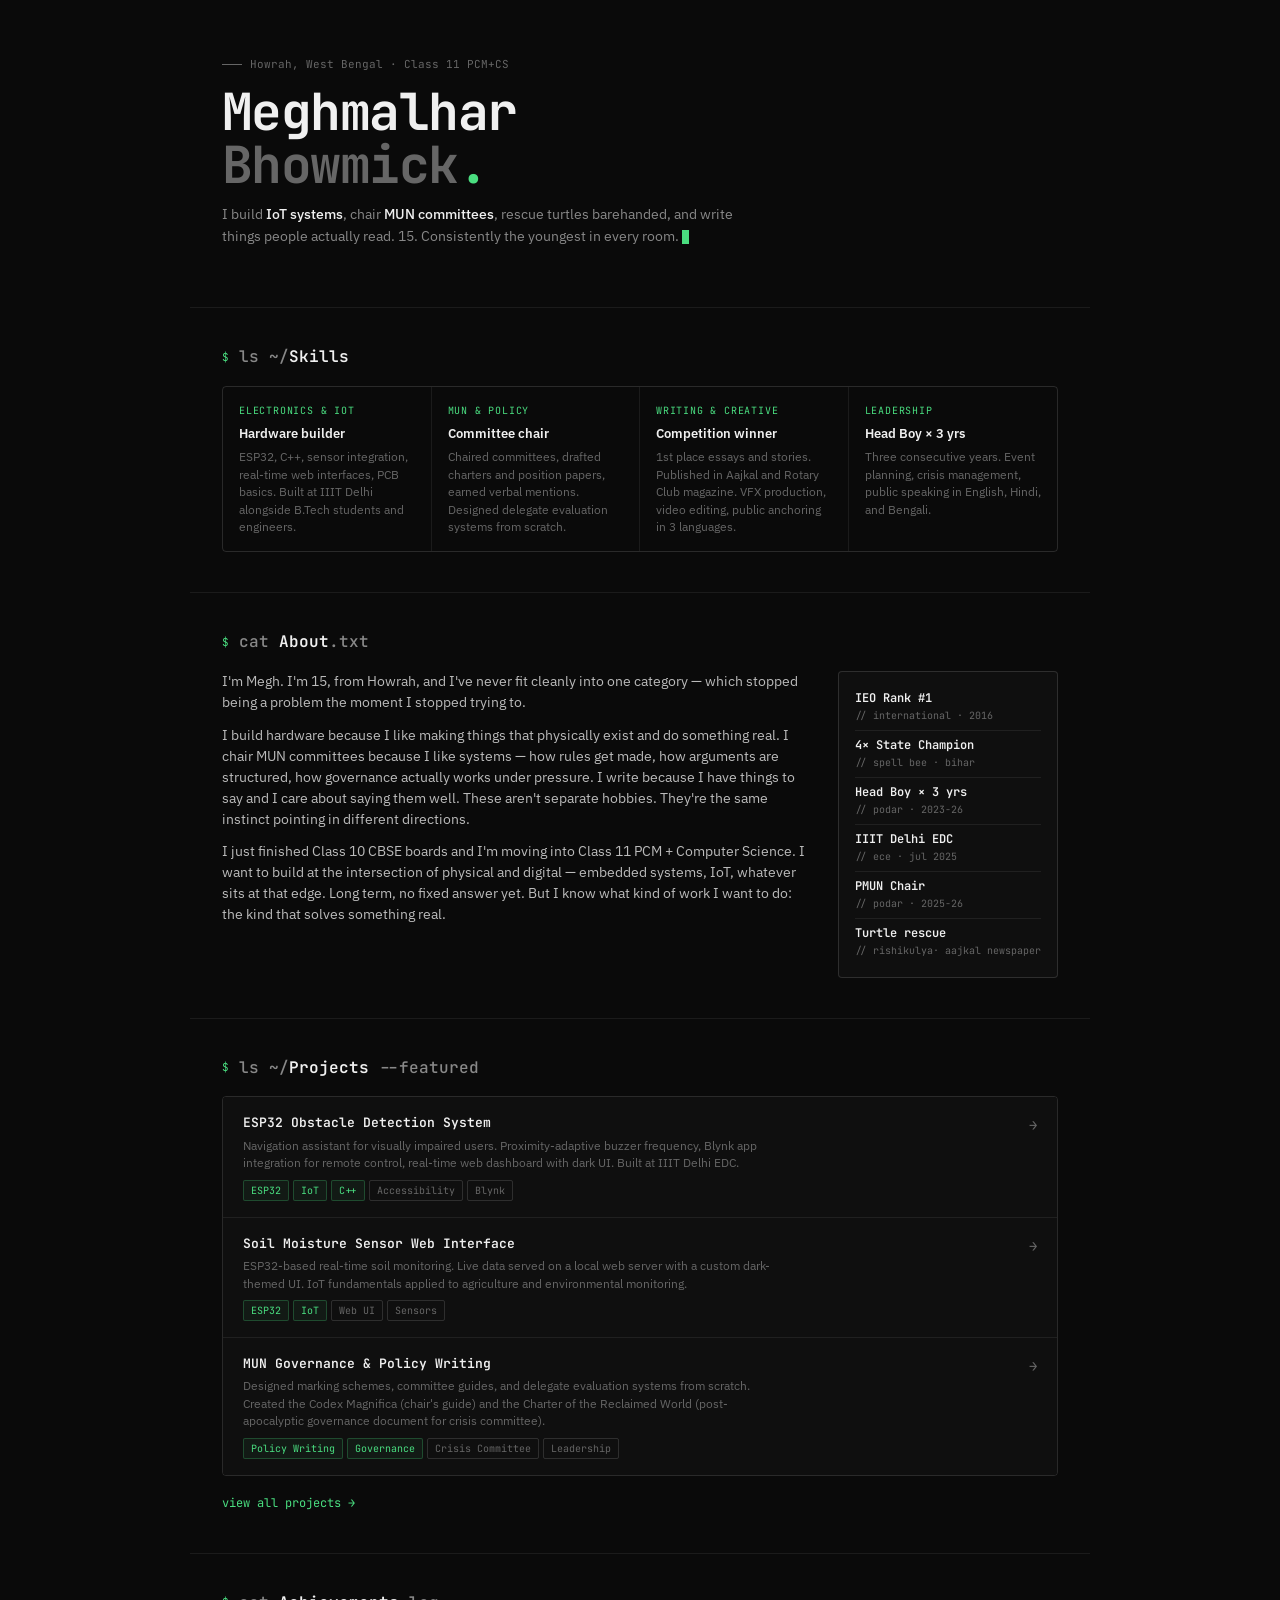
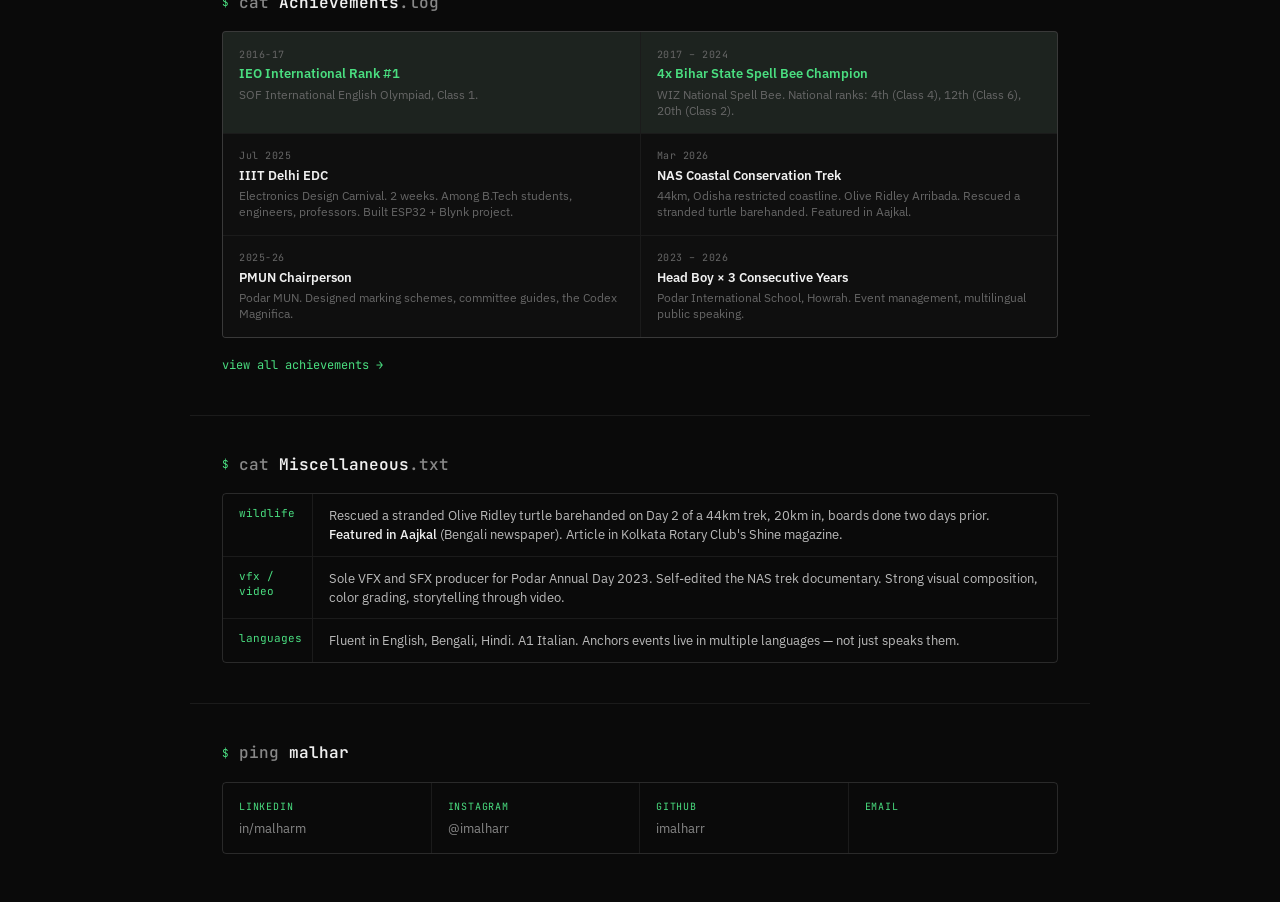
<file: index.html>
<!DOCTYPE html>
<html lang="en">
<head>
  <meta charset="UTF-8">
  <meta name="viewport" content="width=device-width, initial-scale=1.0">
  <title>Meghmalhar Bhowmick</title>
  <meta name="description" content="Meghmalhar Bhowmick — IoT developer, MUN chair, 4x spell bee state champion, wildlife advocate. Class 11 PCM+CS. Howrah, West Bengal.">
  <link rel="stylesheet" href="css/style.css">
</head>
<body>

<!-- HERO -->
<section id="hero">
  <div class="hero-eyebrow">Howrah, West Bengal · Class 11 PCM+CS</div>
  <h1>Meghmalhar<br><span class="dim">Bhowmick</span><span class="acc">.</span></h1>
  <p class="hero-desc">
    I build <strong>IoT systems</strong>, chair <strong>MUN committees</strong>, rescue turtles barehanded, and write things people actually read. 15. Consistently the youngest in every room.
    <span class="cursor"></span>
  </div>
</section>

<hr class="divider">

<!-- WHAT I DO -->
<section id="what-i-do">
  <div class="sec-head">
    <span class="prompt">$</span>
    <h2>ls ~/<span class="kw">Skills</span></h2>
  </div>
  <div class="tiles">
    <div class="tile">
      <div class="tile-label">Electronics & IoT</div>
      <div class="tile-title">Hardware builder</div>
      <div class="tile-desc">ESP32, C++, sensor integration, real-time web interfaces, PCB basics. Built at IIIT Delhi alongside B.Tech students and engineers.</div>
    </div>
    <div class="tile">
      <div class="tile-label">MUN & Policy</div>
      <div class="tile-title">Committee chair</div>
      <div class="tile-desc">Chaired committees, drafted charters and position papers, earned verbal mentions. Designed delegate evaluation systems from scratch.</div>
    </div>
    <div class="tile">
      <div class="tile-label">Writing & Creative</div>
      <div class="tile-title">Competition winner</div>
      <div class="tile-desc">1st place essays and stories. Published in Aajkal and Rotary Club magazine. VFX production, video editing, public anchoring in 3 languages.</div>
    </div>
    <div class="tile">
      <div class="tile-label">Leadership</div>
      <div class="tile-title">Head Boy × 3 yrs</div>
      <div class="tile-desc">Three consecutive years. Event planning, crisis management, public speaking in English, Hindi, and Bengali.</div>
    </div>
  </div>
</section>

<hr class="divider">

<!-- ABOUT -->
<section id="about">
  <div class="sec-head">
    <span class="prompt">$</span>
    <h2>cat <span class="kw">About</span>.txt</h2>
  </div>
  <div class="about-grid">
    <div class="about-text">
      <p>I'm Megh. I'm 15, from Howrah, and I've never fit cleanly into one category — which stopped being a problem the moment I stopped trying to.</p>
      <p>I build hardware because I like making things that physically exist and do something real. I chair MUN committees because I like systems — how rules get made, how arguments are structured, how governance actually works under pressure. I write because I have things to say and I care about saying them well. These aren't separate hobbies. They're the same instinct pointing in different directions.</p>
      <p>I just finished Class 10 CBSE boards and I'm moving into Class 11 PCM + Computer Science. I want to build at the intersection of physical and digital — embedded systems, IoT, whatever sits at that edge. Long term, no fixed answer yet. But I know what kind of work I want to do: the kind that solves something real.</p>
    </div>
    <div class="about-log">
      <div class="about-log-line">
        <span class="about-log-name">IEO Rank #1</span>
        <span class="about-log-comment">// international · 2016</span>
      </div>
      <div class="about-log-line">
        <span class="about-log-name">4× State Champion</span>
        <span class="about-log-comment">// spell bee · bihar</span>
      </div>
      <div class="about-log-line">
        <span class="about-log-name">Head Boy × 3 yrs</span>
        <span class="about-log-comment">// podar · 2023-26</span>
      </div>
      <div class="about-log-line">
        <span class="about-log-name">IIIT Delhi EDC</span>
        <span class="about-log-comment">// ece · jul 2025</span>
      </div>
      <div class="about-log-line">
        <span class="about-log-name">PMUN Chair</span>
        <span class="about-log-comment">// podar · 2025-26</span>
      </div>
      <div class="about-log-line">
        <span class="about-log-name">Turtle rescue</span>
        <span class="about-log-comment">// rishikulya· aajkal newspaper</span>
      </div>
    </div>
  </div>
</section>

<hr class="divider">

<!-- FEATURED PROJECTS -->
<section id="featured-projects">
  <div class="sec-head">
    <span class="prompt">$</span>
    <h2>ls ~/<span class="kw">Projects</span> --featured</h2>
  </div>
  <div class="projects">
    <div class="project">
      <div>
        <div class="project-name">ESP32 Obstacle Detection System</div>
        <div class="project-desc">Navigation assistant for visually impaired users. Proximity-adaptive buzzer frequency, Blynk app integration for remote control, real-time web dashboard with dark UI. Built at IIIT Delhi EDC.</div>
        <div class="tags">
          <span class="tag green">ESP32</span>
          <span class="tag green">IoT</span>
          <span class="tag green">C++</span>
          <span class="tag">Accessibility</span>
          <span class="tag">Blynk</span>
        </div>
      </div>
      <div class="project-arrow">→</div>
    </div>
    <div class="project">
      <div>
        <div class="project-name">Soil Moisture Sensor Web Interface</div>
        <div class="project-desc">ESP32-based real-time soil monitoring. Live data served on a local web server with a custom dark-themed UI. IoT fundamentals applied to agriculture and environmental monitoring.</div>
        <div class="tags">
          <span class="tag green">ESP32</span>
          <span class="tag green">IoT</span>
          <span class="tag">Web UI</span>
          <span class="tag">Sensors</span>
        </div>
      </div>
      <div class="project-arrow">→</div>
    </div>
    <div class="project">
      <div>
        <div class="project-name">MUN Governance & Policy Writing</div>
        <div class="project-desc">Designed marking schemes, committee guides, and delegate evaluation systems from scratch. Created the Codex Magnifica (chair's guide) and the Charter of the Reclaimed World (post-apocalyptic governance document for crisis committee).</div>
        <div class="tags">
          <span class="tag green">Policy Writing</span>
          <span class="tag green">Governance</span>
          <span class="tag">Crisis Committee</span>
          <span class="tag">Leadership</span>
        </div>
      </div>
      <div class="project-arrow">→</div>
    </div>
  </div>
  <div style="margin-top: 1rem;">
    <a href="projects.html" style="font-family: var(--mono); font-size: 12px; color: var(--accent); text-decoration: none;">view all projects →</a>
  </div>
</section>

<hr class="divider">

<!-- ACHIEVEMENTS -->
<section id="achievements-highlight">
  <div class="sec-head">
    <span class="prompt">$</span>
    <h2>cat <span class="kw">Achievements</span>.log</h2>
  </div>
  <div class="ach-grid">
    <div class="ach featured">
      <div class="ach-year">2016-17</div>
      <div class="ach-title">IEO International Rank #1</div>
      <div class="ach-detail">SOF International English Olympiad, Class 1.</div>
    </div>
    <div class="ach featured">
      <div class="ach-year">2017 – 2024</div>
      <div class="ach-title">4x Bihar State Spell Bee Champion</div>
      <div class="ach-detail">WIZ National Spell Bee. National ranks: 4th (Class 4), 12th (Class 6), 20th (Class 2).</div>
    </div>
    <div class="ach">
      <div class="ach-year">Jul 2025</div>
      <div class="ach-title">IIIT Delhi EDC</div>
      <div class="ach-detail">Electronics Design Carnival. 2 weeks. Among B.Tech students, engineers, professors. Built ESP32 + Blynk project.</div>
    </div>
    <div class="ach">
      <div class="ach-year">Mar 2026</div>
      <div class="ach-title">NAS Coastal Conservation Trek</div>
      <div class="ach-detail">44km, Odisha restricted coastline. Olive Ridley Arribada. Rescued a stranded turtle barehanded. Featured in Aajkal.</div>
    </div>
    <div class="ach">
      <div class="ach-year">2025-26</div>
      <div class="ach-title">PMUN Chairperson</div>
      <div class="ach-detail">Podar MUN. Designed marking schemes, committee guides, the Codex Magnifica.</div>
    </div>
    <div class="ach">
      <div class="ach-year">2023 – 2026</div>
      <div class="ach-title">Head Boy × 3 Consecutive Years</div>
      <div class="ach-detail">Podar International School, Howrah. Event management, multilingual public speaking.</div>
    </div>
  </div>
  <div style="margin-top: 1rem;">
    <a href="achievements.html" style="font-family: var(--mono); font-size: 12px; color: var(--accent); text-decoration: none;">view all achievements →</a>
  </div>
</section>

<hr class="divider">

<!-- BEYOND -->
<section id="beyond">
  <div class="sec-head">
    <span class="prompt">$</span>
    <h2>cat <span class="kw">Miscellaneous</span>.txt</h2>
  </div>
  <div class="beyond">
    <div class="beyond-item">
      <div class="beyond-key">wildlife</div>
      <div class="beyond-val">Rescued a stranded Olive Ridley turtle barehanded on Day 2 of a 44km trek, 20km in, boards done two days prior. <strong>Featured in Aajkal</strong> (Bengali newspaper). Article in Kolkata Rotary Club's Shine magazine.</div>
    </div>
    <div class="beyond-item">
      <div class="beyond-key">vfx / video</div>
      <div class="beyond-val">Sole VFX and SFX producer for Podar Annual Day 2023. Self-edited the NAS trek documentary. Strong visual composition, color grading, storytelling through video.</div>
    </div>
    <div class="beyond-item">
      <div class="beyond-key">languages</div>
      <div class="beyond-val">Fluent in English, Bengali, Hindi. A1 Italian. Anchors events live in multiple languages — not just speaks them.</div>
    </div>
  </div>
</section>

<hr class="divider">

<!-- CONTACT -->
<section id="contact">
  <div class="sec-head">
    <span class="prompt">$</span>
    <h2>ping <span class="kw">malhar</span></h2>
  </div>
  <div class="contact-grid">
    <a href="https://linkedin.com/in/malharm" target="_blank" class="contact-item">
      <div class="contact-platform">LinkedIn</div>
      <div class="contact-handle">in/malharm</div>
    </a>
    <a href="https://instagram.com/imalharr" target="_blank" class="contact-item">
      <div class="contact-platform">Instagram</div>
      <div class="contact-handle">@imalharr</div>
    </a>
    <a href="https://github.com/imalharr" target="_blank" class="contact-item">
      <div class="contact-platform">GitHub</div>
      <div class="contact-handle">imalharr</div>
    </a>
    <a href="/cdn-cgi/l/email-protection#a2cfc7c5cacfc3cecac3d0c0cacdd5cfcbc1c9e2c5cfc3cbce8cc1cdcf" class="contact-item">
      <div class="contact-platform">Email</div>
      <div class="contact-handle"><span class="__cf_email__" data-cfemail="b1dcd4d6d9dcd0ddd9d0c3d
</file>
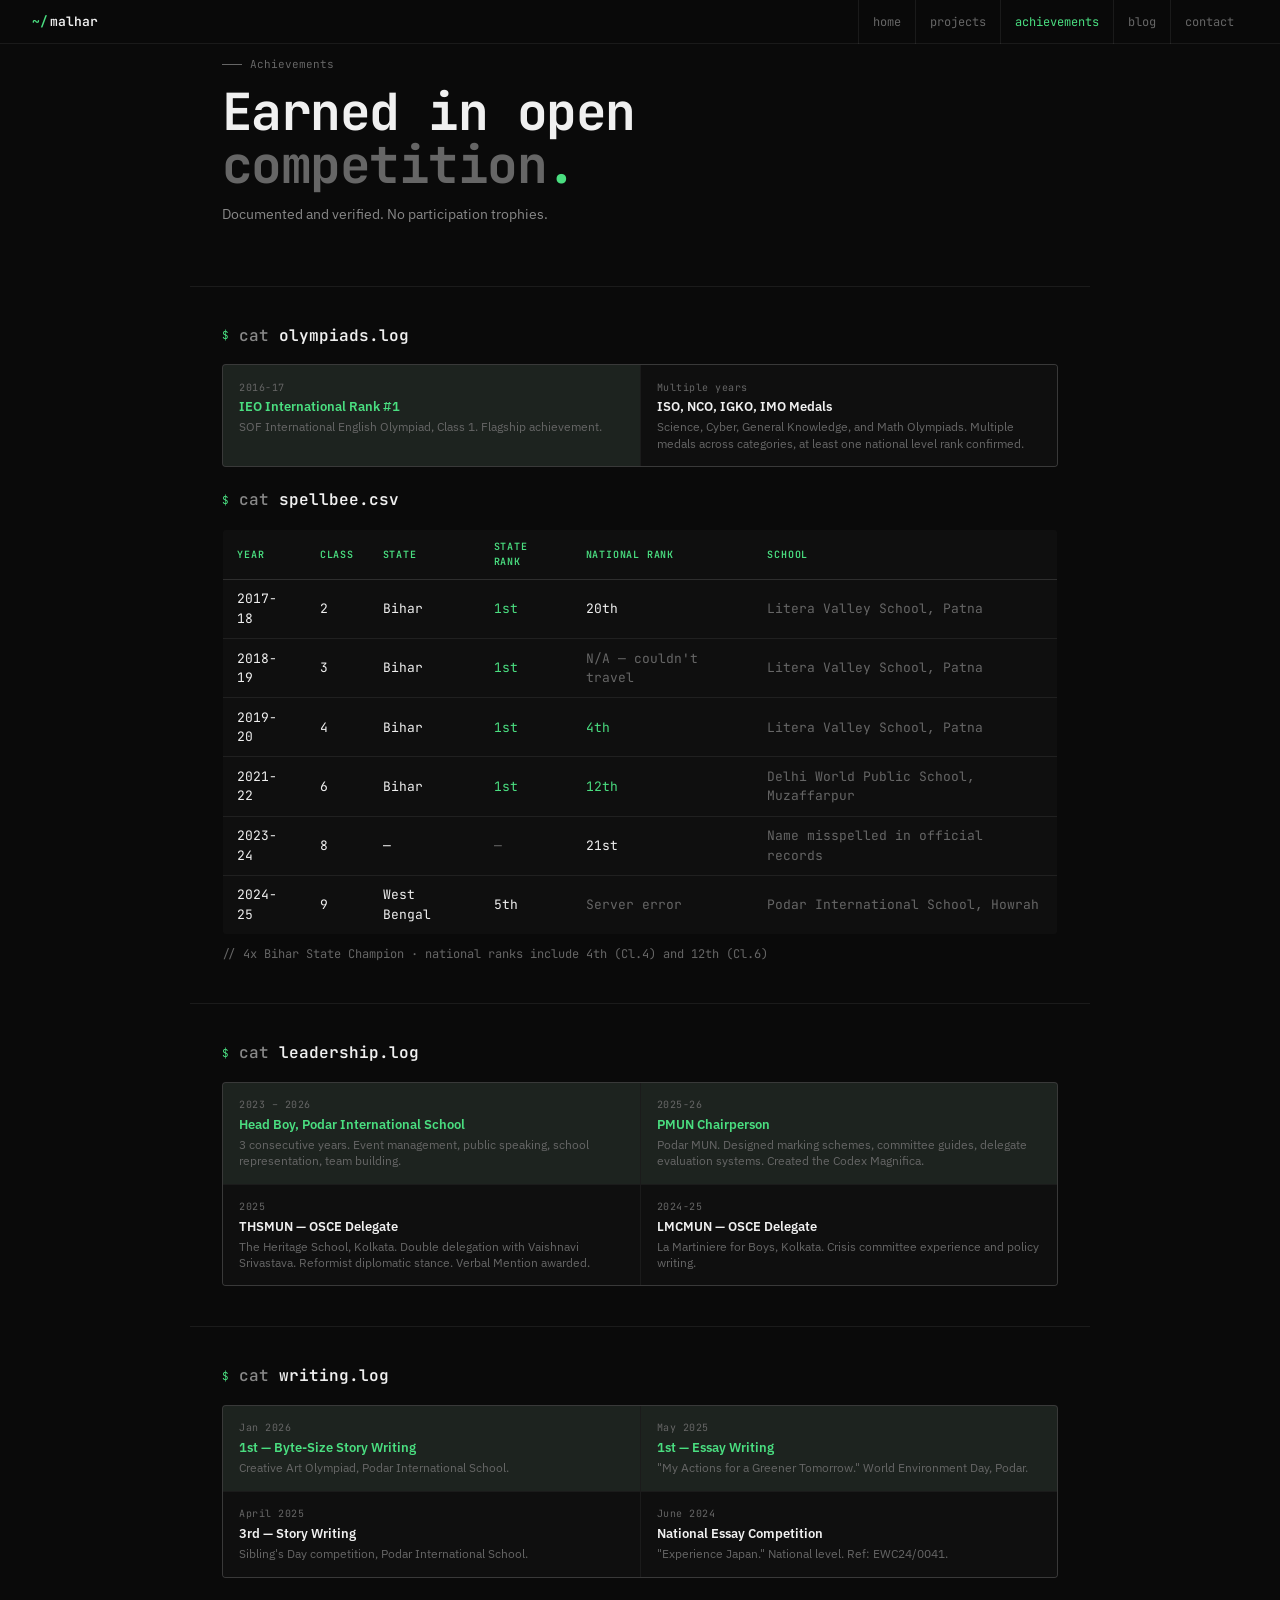
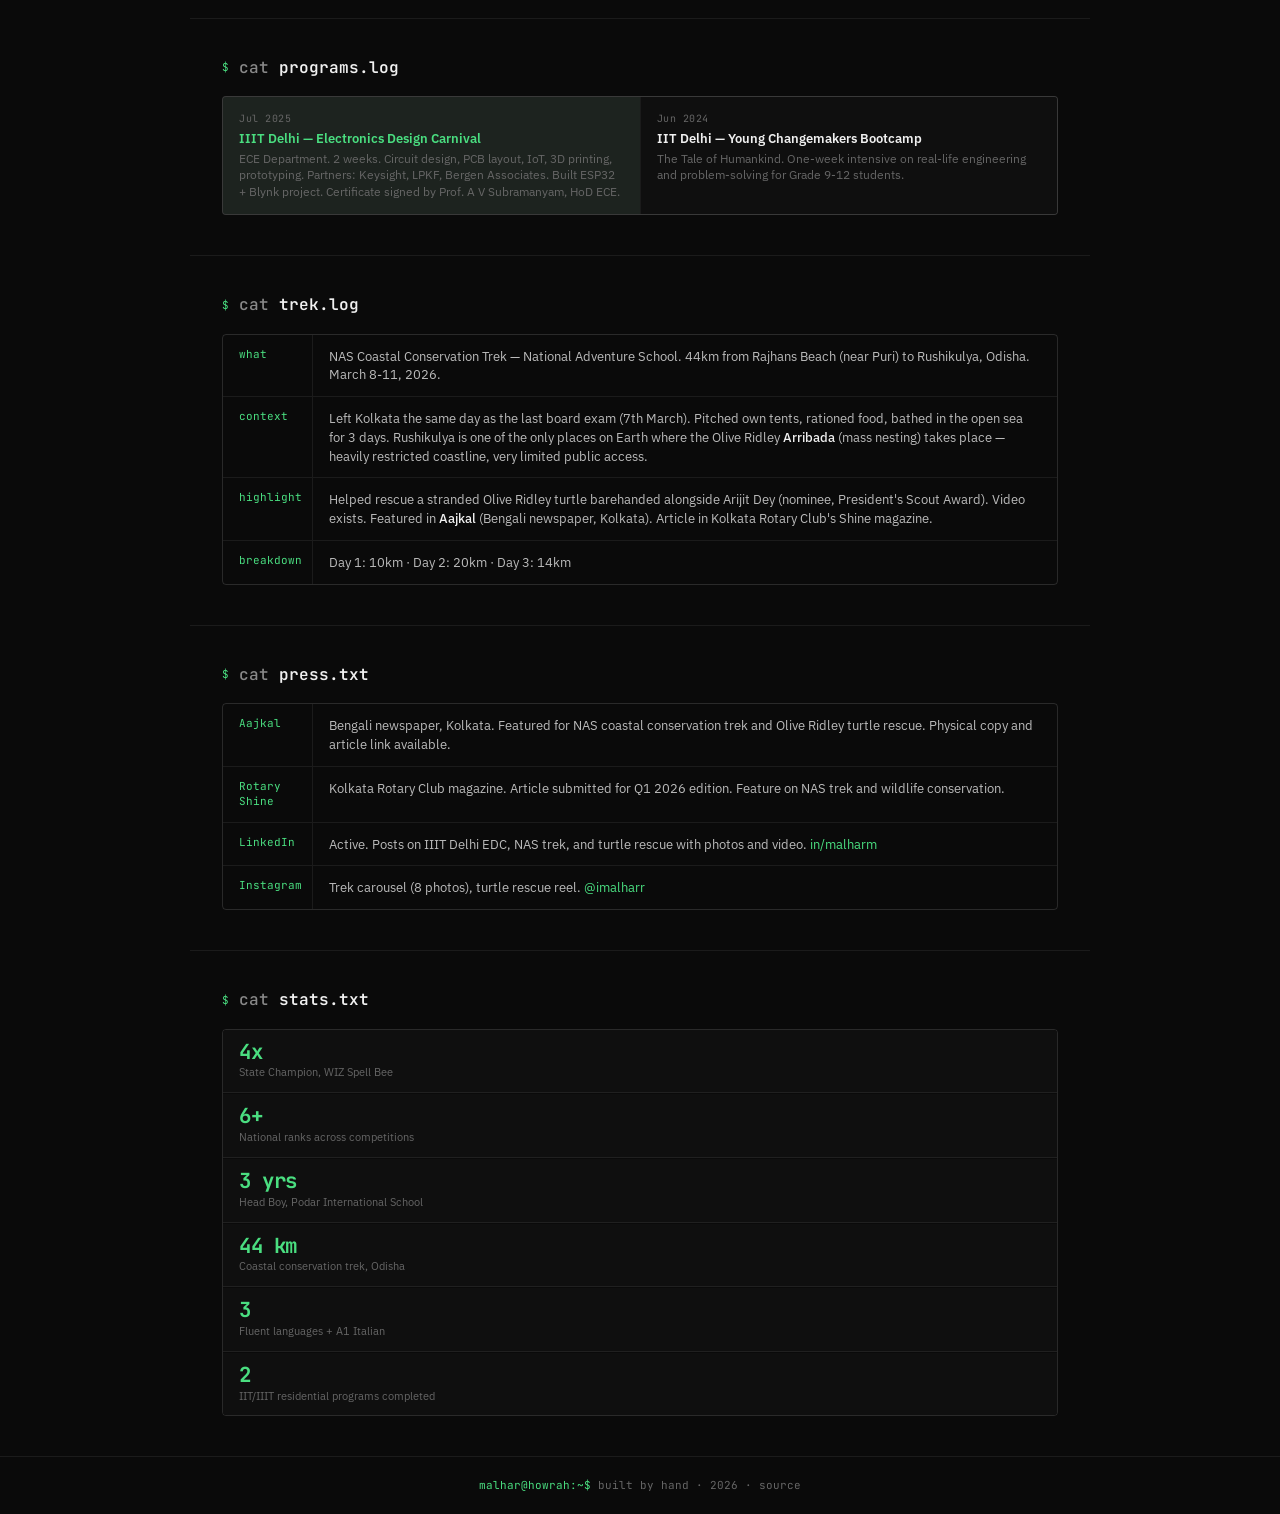
<file: achievements.html>
<!DOCTYPE html>
<html lang="en">
<head>
  <meta charset="UTF-8">
  <meta name="viewport" content="width=device-width, initial-scale=1.0">
  <title>Achievements — Meghmalhar Bhowmick</title>
  <meta name="description" content="Achievements and awards of Meghmalhar Bhowmick. Spell Bee Champion, Olympiad winner, MUN Chairperson, and more.">
  <link rel="stylesheet" href="css/style.css">
</head>
<body>

<!-- HERO -->
<section id="hero">
  <div class="hero-eyebrow">Achievements</div>
  <h1>Earned in open<br><span class="dim">competition</span><span class="acc">.</span></h1>
  <p class="hero-desc">Documented and verified. No participation trophies.</p>
</section>

<hr class="divider">

<!-- OLYMPIADS -->
<section id="olympiads">
  <div class="sec-head">
    <span class="prompt">$</span>
    <h2>cat <span class="kw">olympiads.log</span></h2>
  </div>

  <div class="ach-grid" style="margin-bottom: 1.5rem;">
    <div class="ach featured">
      <div class="ach-year">2016-17</div>
      <div class="ach-title">IEO International Rank #1</div>
      <div class="ach-detail">SOF International English Olympiad, Class 1. Flagship achievement.</div>
    </div>
    <div class="ach">
      <div class="ach-year">Multiple years</div>
      <div class="ach-title">ISO, NCO, IGKO, IMO Medals</div>
      <div class="ach-detail">Science, Cyber, General Knowledge, and Math Olympiads. Multiple medals across categories, at least one national level rank confirmed.</div>
    </div>
  </div>

  <div class="sec-head" style="margin-top: 1.5rem;">
    <span class="prompt">$</span>
    <h2>cat <span class="kw">spellbee.csv</span></h2>
  </div>
  <table class="ach-table">
    <thead>
      <tr>
        <th>Year</th>
        <th>Class</th>
        <th>State</th>
        <th>State Rank</th>
        <th>National Rank</th>
        <th>School</th>
      </tr>
    </thead>
    <tbody>
      <tr>
        <td>2017-18</td>
        <td>2</td>
        <td>Bihar</td>
        <td class="green">1st</td>
        <td>20th</td>
        <td class="muted">Litera Valley School, Patna</td>
      </tr>
      <tr>
        <td>2018-19</td>
        <td>3</td>
        <td>Bihar</td>
        <td class="green">1st</td>
        <td class="muted">N/A — couldn't travel</td>
        <td class="muted">Litera Valley School, Patna</td>
      </tr>
      <tr>
        <td>2019-20</td>
        <td>4</td>
        <td>Bihar</td>
        <td class="green">1st</td>
        <td class="green">4th</td>
        <td class="muted">Litera Valley School, Patna</td>
      </tr>
      <tr>
        <td>2021-22</td>
        <td>6</td>
        <td>Bihar</td>
        <td class="green">1st</td>
        <td class="green">12th</td>
        <td class="muted">Delhi World Public School, Muzaffarpur</td>
      </tr>
      <tr>
        <td>2023-24</td>
        <td>8</td>
        <td>—</td>
        <td class="muted">—</td>
        <td>21st</td>
        <td class="muted">Name misspelled in official records</td>
      </tr>
      <tr>
        <td>2024-25</td>
        <td>9</td>
        <td>West Bengal</td>
        <td>5th</td>
        <td class="muted">Server error</td>
        <td class="muted">Podar International School, Howrah</td>
      </tr>
    </tbody>
  </table>
  <p style="font-size: 12px; color: var(--muted); margin-top: 0.6rem; font-family: var(--mono);">// 4x Bihar State Champion · national ranks include 4th (Cl.4) and 12th (Cl.6)</p>
</section>

<hr class="divider">

<!-- LEADERSHIP -->
<section id="leadership">
  <div class="sec-head">
    <span class="prompt">$</span>
    <h2>cat <span class="kw">leadership.log</span></h2>
  </div>
  <div class="ach-grid">
    <div class="ach featured">
      <div class="ach-year">2023 – 2026</div>
      <div class="ach-title">Head Boy, Podar International School</div>
      <div class="ach-detail">3 consecutive years. Event management, public speaking, school representation, team building.</div>
    </div>
    <div class="ach featured">
      <div class="ach-year">2025-26</div>
      <div class="ach-title">PMUN Chairperson</div>
      <div class="ach-detail">Podar MUN. Designed marking schemes, committee guides, delegate evaluation systems. Created the Codex Magnifica.</div>
    </div>
    <div class="ach">
      <div class="ach-year">2025</div>
      <div class="ach-title">THSMUN — OSCE Delegate</div>
      <div class="ach-detail">The Heritage School, Kolkata. Double delegation with Vaishnavi Srivastava. Reformist diplomatic stance. Verbal Mention awarded.</div>
    </div>
    <div class="ach">
      <div class="ach-year">2024-25</div>
      <div class="ach-title">LMCMUN — OSCE Delegate</div>
      <div class="ach-detail">La Martiniere for Boys, Kolkata. Crisis committee experience and policy writing.</div>
    </div>
  </div>
</section>

<hr class="divider">

<!-- WRITING -->
<section id="writing">
  <div class="sec-head">
    <span class="prompt">$</span>
    <h2>cat <span class="kw">writing.log</span></h2>
  </div>
  <div class="ach-grid">
    <div class="ach featured">
      <div class="ach-year">Jan 2026</div>
      <div class="ach-title">1st — Byte-Size Story Writing</div>
      <div class="ach-detail">Creative Art Olympiad, Podar International School.</div>
    </div>
    <div class="ach featured">
      <div class="ach-year">May 2025</div>
      <div class="ach-title">1st — Essay Writing</div>
      <div class="ach-detail">"My Actions for a Greener Tomorrow." World Environment Day, Podar.</div>
    </div>
    <div class="ach">
      <div class="ach-year">April 2025</div>
      <div class="ach-title">3rd — Story Writing</div>
      <div class="ach-detail">Sibling's Day competition, Podar International School.</div>
    </div>
    <div class="ach">
      <div class="ach-year">June 2024</div>
      <div class="ach-title">National Essay Competition</div>
      <div class="ach-detail">"Experience Japan." National level. Ref: EWC24/0041.</div>
    </div>
  </div>
</section>

<hr class="divider">

<!-- TECHNICAL PROGRAMS -->
<section id="technical">
  <div class="sec-head">
    <span class="prompt">$</span>
    <h2>cat <span class="kw">programs.log</span></h2>
  </div>
  <div class="ach-grid">
    <div class="ach featured">
      <div class="ach-year">Jul 2025</div>
      <div class="ach-title">IIIT Delhi — Electronics Design Carnival</div>
      <div class="ach-detail">ECE Department. 2 weeks. Circuit design, PCB layout, IoT, 3D printing, prototyping. Partners: Keysight, LPKF, Bergen Associates. Built ESP32 + Blynk project. Certificate signed by Prof. A V Subramanyam, HoD ECE.</div>
    </div>
    <div class="ach">
      <div class="ach-year">Jun 2024</div>
      <div class="ach-title">IIT Delhi — Young Changemakers Bootcamp</div>
      <div class="ach-detail">The Tale of Humankind. One-week intensive on real-life engineering and problem-solving for Grade 9-12 students.</div>
    </div>
  </div>
</section>

<hr class="divider">

<!-- CONSERVATION -->
<section id="conservation">
  <div class="sec-head">
    <span class="prompt">$</span>
    <h2>cat <span class="kw">trek.log</span></h2>
  </div>
  <div class="beyond">
    <div class="beyond-item">
      <div class="beyond-key">what</div>
      <div class="beyond-val">NAS Coastal Conservation Trek — National Adventure School. 44km from Rajhans Beach (near Puri) to Rushikulya, Odisha. March 8-11, 2026.</div>
    </div>
    <div class="beyond-item">
      <div class="beyond-key">context</div>
      <div class="beyond-val">Left Kolkata the same day as the last board exam (7th March). Pitched own tents, rationed food, bathed in the open sea for 3 days. Rushikulya is one of the only places on Earth where the Olive Ridley <strong>Arribada</strong> (mass nesting) takes place — heavily restricted coastline, very limited public access.</div>
    </div>
    <div class="beyond-item">
      <div class="beyond-key">highlight</div>
      <div class="beyond-val">Helped rescue a stranded Olive Ridley turtle barehanded alongside Arijit Dey (nominee, President's Scout Award). Video exists. Featured in <strong>Aajkal</strong> (Bengali newspaper, Kolkata). Article in Kolkata Rotary Club's Shine magazine.</div>
    </div>
    <div class="beyond-item">
      <div class="beyond-key">breakdown</div>
      <div class="beyond-val">Day 1: 10km · Day 2: 20km · Day 3: 14km</div>
    </div>
  </div>
</section>

<hr class="divider">

<!-- MEDIA -->
<section id="media">
  <div class="sec-head">
    <span class="prompt">$</span>
    <h2>cat <span class="kw">press.txt</span></h2>
  </div>
  <div class="beyond">
    <div class="beyond-item">
      <div class="beyond-key">Aajkal</div>
      <div class="beyond-val">Bengali newspaper, Kolkata. Featured for NAS coastal conservation trek and Olive Ridley turtle rescue. Physical copy and article link available.</div>
    </div>
    <div class="beyond-item">
      <div class="beyond-key">Rotary Shine</div>
      <div class="beyond-val">Kolkata Rotary Club magazine. Article submitted for Q1 2026 edition. Feature on NAS trek and wildlife conservation.</div>
    </div>
    <div class="beyond-item">
      <div class="beyond-key">LinkedIn</div>
      <div class="beyond-val">Active. Posts on IIIT Delhi EDC, NAS trek, and turtle rescue with photos and video. <a href="https://linkedin.com/in/malharm" target="_blank" style="color: var(--accent);">in/malharm</a></div>
    </div>
    <div class="beyond-item">
      <div class="beyond-key">Instagram</div>
      <div class="beyond-val">Trek carousel (8 photos), turtle rescue reel. <a href="https://instagram.com/imalharr" target="_blank" style="color: var(--accent);">@imalharr</a></div>
    </div>
  </div>
</section>

<hr class="divider">

<!-- STATS -->
<section id="stats-summary">
  <div class="sec-head">
    <span class="prompt">$</span>
    <h2>cat <span class="kw">stats.txt</span></h2>
  </div>
  <div class="stat-grid">
    <div class="stat">
      <div class="stat-num">4x</div>
      <div class="stat-label">State Champion, WIZ Spell Bee</div>
    </div>
    <div class="stat">
      <div class="stat-num">6+</div>
      <div class="stat-label">National ranks across competitions</div>
    </div>
    <div class="stat">
      <div class="stat-num">3 yrs</div>
      <div class="stat-label">Head Boy, Podar International School</div>
    </div>
    <div class="stat">
      <div class="stat-num">44 km</div>
      <div class="stat-label">Coastal conservation trek, Odisha</div>
    </div>
    <div class="stat">
      <div class="stat-num">3</div>
      <div class="stat-label">Fluent languages + A1 Italian</div>
    </div>
    <div class="stat">
      <div class="stat-num">2</div>
      <div class="stat-label">IIT/IIIT residential programs completed</div>
    </div>
  </div>
</section>

<script src="js/nav.js"></script>
</body>
</html>
</file>
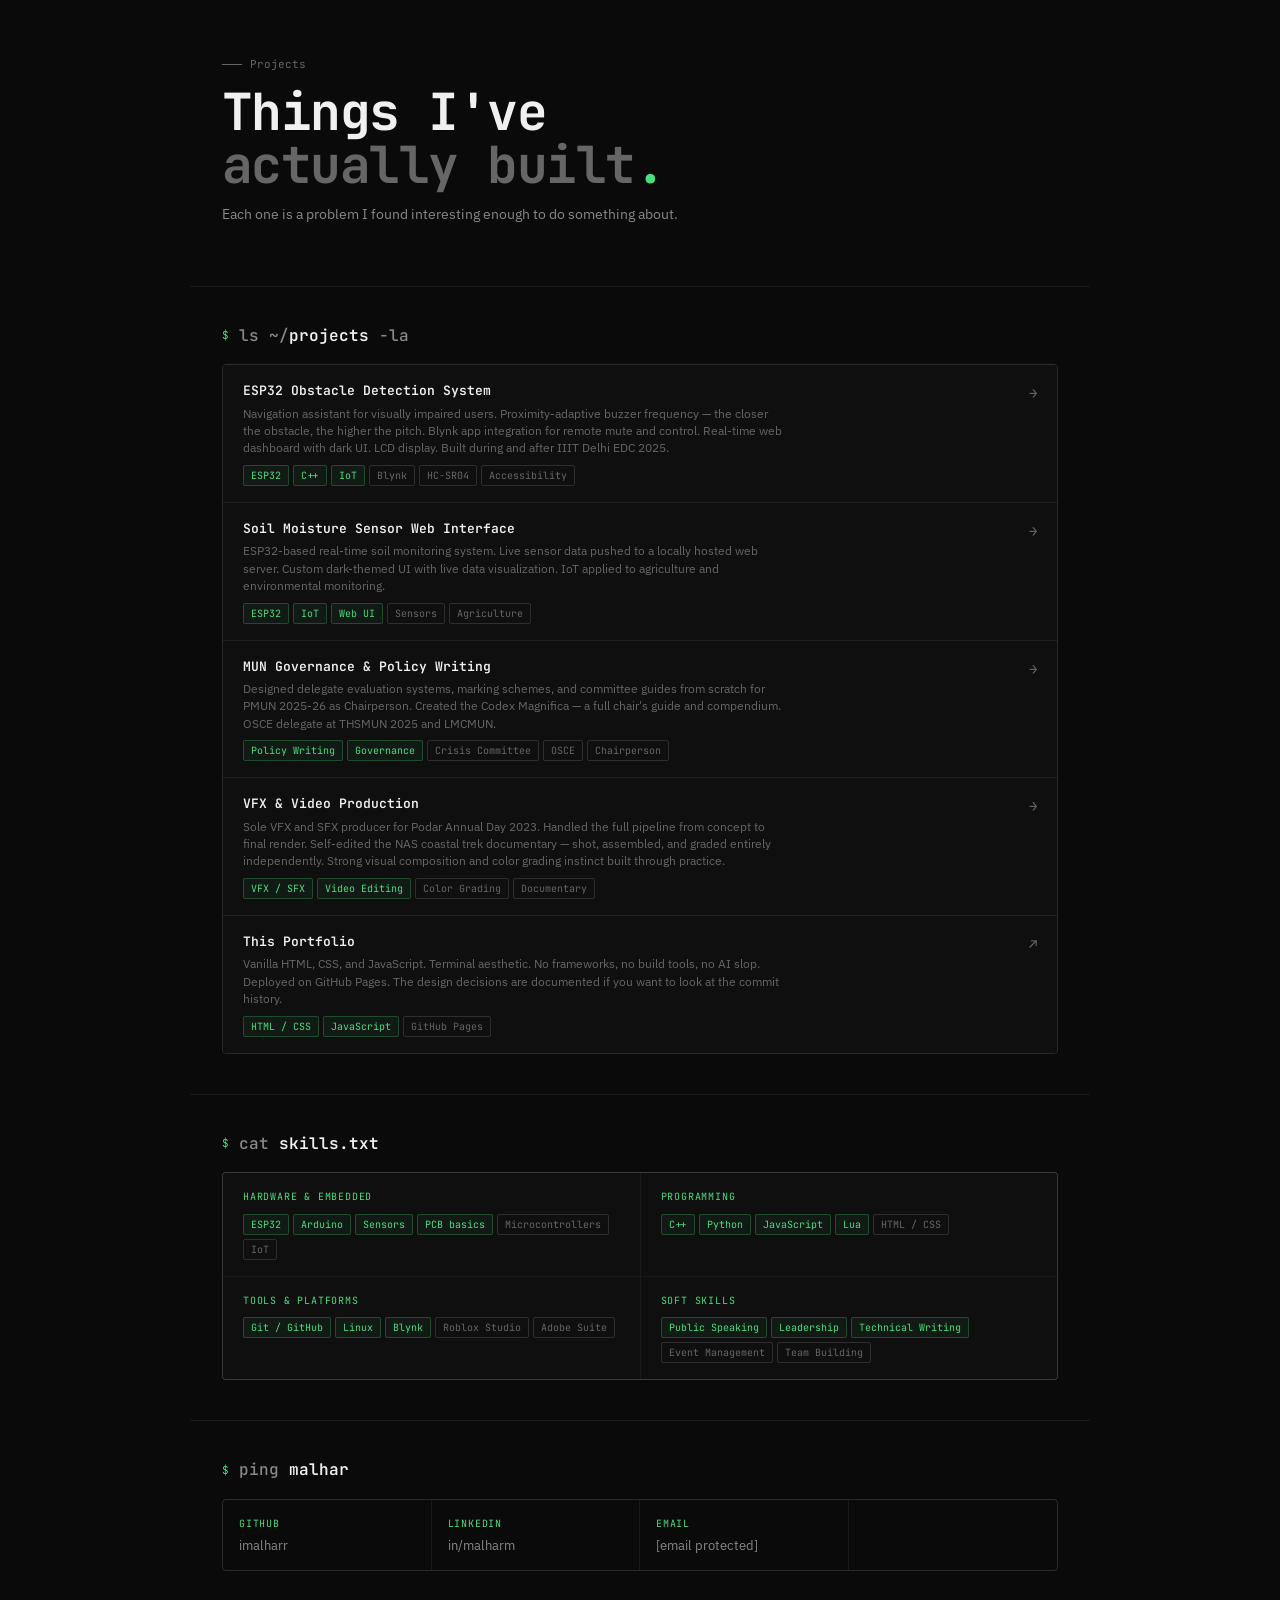
<file: projects.html>
<!DOCTYPE html>
<html lang="en">
<head>
  <meta charset="UTF-8">
  <meta name="viewport" content="width=device-width, initial-scale=1.0">
  <title>Projects — Meghmalhar Bhowmick</title>
  <meta name="description" content="Projects by Meghmalhar Bhowmick. IoT systems, embedded hardware, MUN governance, VFX production.">
  <link rel="stylesheet" href="css/style.css">
</head>
<body>

<!-- HERO -->
<section id="hero">
  <div class="hero-eyebrow">Projects</div>
  <h1>Things I've<br><span class="dim">actually built</span><span class="acc">.</span></h1>
  <p class="hero-desc">Each one is a problem I found interesting enough to do something about.</p>
</section>

<hr class="divider">

<!-- PROJECTS -->
<section id="projects-section">
  <div class="sec-head">
    <span class="prompt">$</span>
    <h2>ls ~/<span class="kw">projects</span> -la</h2>
  </div>
  <div class="projects">

    <a href="projects/esp32-obstacle-detection.html" class="project">
      <div>
        <div class="project-name">ESP32 Obstacle Detection System</div>
        <div class="project-desc">Navigation assistant for visually impaired users. Proximity-adaptive buzzer frequency — the closer the obstacle, the higher the pitch. Blynk app integration for remote mute and control. Real-time web dashboard with dark UI. LCD display. Built during and after IIIT Delhi EDC 2025.</div>
        <div class="tags">
          <span class="tag green">ESP32</span>
          <span class="tag green">C++</span>
          <span class="tag green">IoT</span>
          <span class="tag">Blynk</span>
          <span class="tag">HC-SR04</span>
          <span class="tag">Accessibility</span>
        </div>
      </div>
      <div class="project-arrow">→</div>
    </a>

    <a href="projects/soil-moisture-sensor.html" class="project">
      <div>
        <div class="project-name">Soil Moisture Sensor Web Interface</div>
        <div class="project-desc">ESP32-based real-time soil monitoring system. Live sensor data pushed to a locally hosted web server. Custom dark-themed UI with live data visualization. IoT applied to agriculture and environmental monitoring.</div>
        <div class="tags">
          <span class="tag green">ESP32</span>
          <span class="tag green">IoT</span>
          <span class="tag green">Web UI</span>
          <span class="tag">Sensors</span>
          <span class="tag">Agriculture</span>
        </div>
      </div>
      <div class="project-arrow">→</div>
    </a>

    <a href="projects/mun-governance.html" class="project">
      <div>
        <div class="project-name">MUN Governance & Policy Writing</div>
        <div class="project-desc">Designed delegate evaluation systems, marking schemes, and committee guides from scratch for PMUN 2025-26 as Chairperson. Created the Codex Magnifica — a full chair's guide and compendium. OSCE delegate at THSMUN 2025 and LMCMUN.</div>
        <div class="tags">
          <span class="tag green">Policy Writing</span>
          <span class="tag green">Governance</span>
          <span class="tag">Crisis Committee</span>
          <span class="tag">OSCE</span>
          <span class="tag">Chairperson</span>
        </div>
      </div>
      <div class="project-arrow">→</div>
    </a>

    <a href="projects/vfx-video-production.html" class="project">
      <div>
        <div class="project-name">VFX & Video Production</div>
        <div class="project-desc">Sole VFX and SFX producer for Podar Annual Day 2023. Handled the full pipeline from concept to final render. Self-edited the NAS coastal trek documentary — shot, assembled, and graded entirely independently. Strong visual composition and color grading instinct built through practice.</div>
        <div class="tags">
          <span class="tag green">VFX / SFX</span>
          <span class="tag green">Video Editing</span>
          <span class="tag">Color Grading</span>
          <span class="tag">Documentary</span>
        </div>
      </div>
      <div class="project-arrow">→</div>
    </a>

    <div class="project">
      <div>
        <div class="project-name">This Portfolio</div>
        <div class="project-desc">Vanilla HTML, CSS, and JavaScript. Terminal aesthetic. No frameworks, no build tools, no AI slop. Deployed on GitHub Pages. The design decisions are documented if you want to look at the commit history.</div>
        <div class="tags">
          <span class="tag green">HTML / CSS</span>
          <span class="tag green">JavaScript</span>
          <span class="tag">GitHub Pages</span>
        </div>
      </div>
      <a href="https://github.com/imalharr/imalharr.github.io" target="_blank" class="project-arrow" style="text-decoration: none;">↗</a>
    </div>

  </div>
</section>

<hr class="divider">

<!-- SKILLS -->
<section id="skills">
  <div class="sec-head">
    <span class="prompt">$</span>
    <h2>cat <span class="kw">skills.txt</span></h2>
  </div>
  <div class="skills-grid">
    <div class="skill-group">
      <div class="skill-group-label">Hardware & Embedded</div>
      <div class="tags">
        <span class="tag green">ESP32</span>
        <span class="tag green">Arduino</span>
        <span class="tag green">Sensors</span>
        <span class="tag green">PCB basics</span>
        <span class="tag">Microcontrollers</span>
        <span class="tag">IoT</span>
      </div>
    </div>
    <div class="skill-group">
      <div class="skill-group-label">Programming</div>
      <div class="tags">
        <span class="tag green">C++</span>
        <span class="tag green">Python</span>
        <span class="tag green">JavaScript</span>
        <span class="tag green">Lua</span>
        <span class="tag">HTML / CSS</span>
      </div>
    </div>
    <div class="skill-group">
      <div class="skill-group-label">Tools & Platforms</div>
      <div class="tags">
        <span class="tag green">Git / GitHub</span>
        <span class="tag green">Linux</span>
        <span class="tag green">Blynk</span>
        <span class="tag">Roblox Studio</span>
        <span class="tag">Adobe Suite</span>
      </div>
    </div>
    <div class="skill-group">
      <div class="skill-group-label">Soft Skills</div>
      <div class="tags">
        <span class="tag green">Public Speaking</span>
        <span class="tag green">Leadership</span>
        <span class="tag green">Technical Writing</span>
        <span class="tag">Event Management</span>
        <span class="tag">Team Building</span>
      </div>
    </div>
  </div>
</section>

<hr class="divider">

<!-- CONTACT CTA -->
<section id="projects-cta">
  <div class="sec-head">
    <span class="prompt">$</span>
    <h2>ping <span class="kw">malhar</span></h2>
  </div>
  <div class="contact-grid">
    <a href="https://github.com/imalharr" target="_blank" class="contact-item">
      <div class="contact-platform">GitHub</div>
      <div class="contact-handle">imalharr</div>
    </a>
    <a href="https://linkedin.com/in/malharm" target="_blank" class="contact-item">
      <div class="contact-platform">LinkedIn</div>
      <div class="contact-handle">in/malharm</div>
    </a>
    <a href="/cdn-cgi/l/email-protection#08656d6f6065696460697a6a60677f65616b63486f65696164266b6765" class="contact-item">
      <div class="contact-platform">Email</div>
      <div class="contact-handle"><span class="__cf_email__" data-cfemail="aec3cbc9c6c3cfc2c6cfdcccc6c1d9c3c7cdc5eec9c3cfc7c280cdc1c3">[email&#160;protected]</span></div>
    </a>
    <a href="/" class="contact-item">
      <div class="conta
</file>
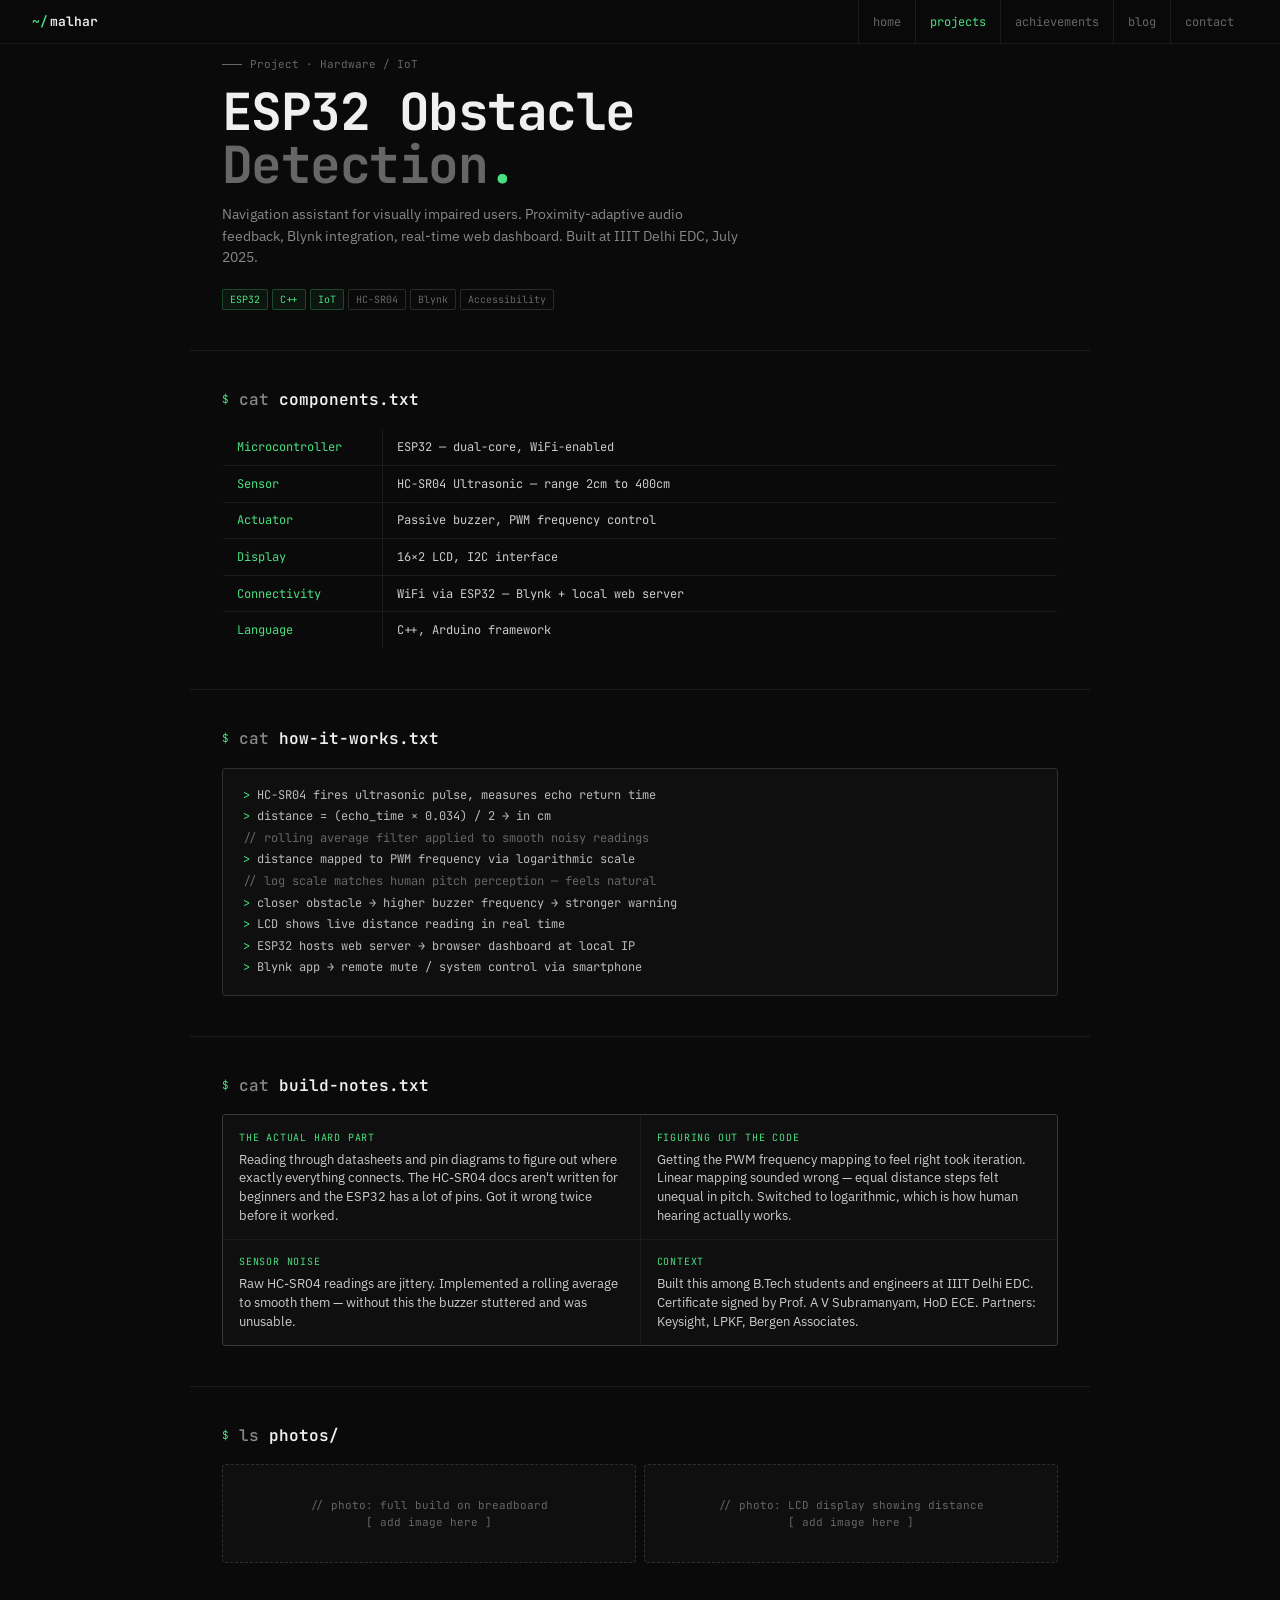
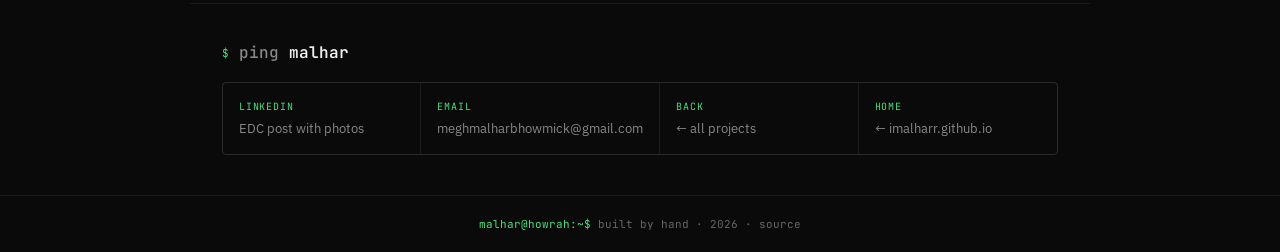
<file: projects/esp32-obstacle-detection.html>
<!DOCTYPE html>
<html lang="en">
<head>
  <meta charset="UTF-8">
  <meta name="viewport" content="width=device-width, initial-scale=1.0">
  <title>ESP32 Obstacle Detection — Meghmalhar Bhowmick</title>
  <meta name="description" content="ESP32-based obstacle detection system for visually impaired navigation. Built at IIIT Delhi Electronics Design Carnival, July 2025.">
  <link rel="stylesheet" href="../css/style.css">
  <style>
    /* ── PAGE-SPECIFIC: Hardware / Circuit feel ── */
    /* Monospace-heavy, spec-table layout, tight and technical */

    .spec-table {
      width: 100%;
      border-collapse: collapse;
      font-family: var(--mono);
      font-size: 12px;
      border: 1px solid var(--border2);
      border-radius: 4px;
      overflow: hidden;
    }

    .spec-table td {
      padding: 0.55rem 0.9rem;
      border-bottom: 1px solid var(--border);
      vertical-align: top;
    }

    .spec-table tr:last-child td { border-bottom: none; }
    .spec-table tr:hover td { background: var(--bg2); }

    .spec-table td:first-child {
      color: var(--accent);
      width: 160px;
      white-space: nowrap;
      border-right: 1px solid var(--border);
    }

    .spec-table td:last-child { color: #ccc; }

    .log-block {
      font-family: var(--mono);
      font-size: 12px;
      background: var(--bg2);
      border: 1px solid var(--border2);
      border-radius: 4px;
      padding: 1rem 1.25rem;
      line-height: 1.8;
      color: #bbb;
    }

    .log-block .log-line::before {
      content: '> ';
      color: var(--accent);
    }

    .log-block .log-comment {
      color: var(--muted);
    }

    .log-block .log-comment::before {
      content: '// ';
    }

    .two-col {
      display: grid;
      grid-template-columns: 1fr 1fr;
      gap: 1px;
      background: var(--border);
      border: 1px solid var(--border2);
      border-radius: 4px;
      overflow: hidden;
    }

    .two-col-item {
      background: var(--bg2);
      padding: 0.9rem 1rem;
      transition: background 0.15s;
    }

    .two-col-item:hover { background: var(--bg3); }

    .two-col-item .label {
      font-family: var(--mono);
      font-size: 10px;
      color: var(--accent);
      text-transform: uppercase;
      letter-spacing: 0.08em;
      margin-bottom: 0.3rem;
    }

    .two-col-item .val {
      font-size: 12.5px;
      color: #ccc;
      line-height: 1.5;
    }

    .photo-placeholder {
      background: var(--bg2);
      border: 1px dashed var(--border2);
      border-radius: 4px;
      padding: 2rem;
      text-align: center;
      font-family: var(--mono);
      font-size: 11px;
      color: var(--muted);
    }

    @media (max-width: 700px) {
      .two-col { grid-template-columns: 1fr; }
      .spec-table td:first-child { width: 110px; }
    }
  </style>
</head>
<body>

<section id="hero">
  <div class="hero-eyebrow">Project · Hardware / IoT</div>
  <h1>ESP32 Obstacle<br><span class="dim">Detection</span><span class="acc">.</span></h1>
  <p class="hero-desc">Navigation assistant for visually impaired users. Proximity-adaptive audio feedback, Blynk integration, real-time web dashboard. Built at IIIT Delhi EDC, July 2025.</p>
  <div class="tags" style="margin-top: 0.75rem;">
    <span class="tag green">ESP32</span>
    <span class="tag green">C++</span>
    <span class="tag green">IoT</span>
    <span class="tag">HC-SR04</span>
    <span class="tag">Blynk</span>
    <span class="tag">Accessibility</span>
  </div>
</section>

<hr class="divider">

<!-- COMPONENTS -->
<section>
  <div class="sec-head">
    <span class="prompt">$</span>
    <h2>cat <span class="kw">components.txt</span></h2>
  </div>
  <table class="spec-table">
    <tbody>
      <tr><td>Microcontroller</td><td>ESP32 — dual-core, WiFi-enabled</td></tr>
      <tr><td>Sensor</td><td>HC-SR04 Ultrasonic — range 2cm to 400cm</td></tr>
      <tr><td>Actuator</td><td>Passive buzzer, PWM frequency control</td></tr>
      <tr><td>Display</td><td>16×2 LCD, I2C interface</td></tr>
      <tr><td>Connectivity</td><td>WiFi via ESP32 — Blynk + local web server</td></tr>
      <tr><td>Language</td><td>C++, Arduino framework</td></tr>
    </tbody>
  </table>
</section>

<hr class="divider">

<!-- HOW IT WORKS -->
<section>
  <div class="sec-head">
    <span class="prompt">$</span>
    <h2>cat <span class="kw">how-it-works.txt</span></h2>
  </div>
  <div class="log-block">
    <div class="log-line">HC-SR04 fires ultrasonic pulse, measures echo return time</div>
    <div class="log-line">distance = (echo_time × 0.034) / 2  → in cm</div>
    <div class="log-comment">rolling average filter applied to smooth noisy readings</div>
    <div class="log-line">distance mapped to PWM frequency via logarithmic scale</div>
    <div class="log-comment">log scale matches human pitch perception — feels natural</div>
    <div class="log-line">closer obstacle → higher buzzer frequency → stronger warning</div>
    <div class="log-line">LCD shows live distance reading in real time</div>
    <div class="log-line">ESP32 hosts web server → browser dashboard at local IP</div>
    <div class="log-line">Blynk app → remote mute / system control via smartphone</div>
  </div>
</section>

<hr class="divider">

<!-- WHAT WAS HARD -->
<section>
  <div class="sec-head">
    <span class="prompt">$</span>
    <h2>cat <span class="kw">build-notes.txt</span></h2>
  </div>
  <div class="two-col">
    <div class="two-col-item">
      <div class="label">The actual hard part</div>
      <div class="val">Reading through datasheets and pin diagrams to figure out where exactly everything connects. The HC-SR04 docs aren't written for beginners and the ESP32 has a lot of pins. Got it wrong twice before it worked.</div>
    </div>
    <div class="two-col-item">
      <div class="label">Figuring out the code</div>
      <div class="val">Getting the PWM frequency mapping to feel right took iteration. Linear mapping sounded wrong — equal distance steps felt unequal in pitch. Switched to logarithmic, which is how human hearing actually works.</div>
    </div>
    <div class="two-col-item">
      <div class="label">Sensor noise</div>
      <div class="val">Raw HC-SR04 readings are jittery. Implemented a rolling average to smooth them — without this the buzzer stuttered and was unusable.</div>
    </div>
    <div class="two-col-item">
      <div class="label">Context</div>
      <div class="val">Built this among B.Tech students and engineers at IIIT Delhi EDC. Certificate signed by Prof. A V Subramanyam, HoD ECE. Partners: Keysight, LPKF, Bergen Associates.</div>
    </div>
  </div>
</section>

<hr class="divider">

<!-- PHOTOS -->
<section>
  <div class="sec-head">
    <span class="prompt">$</span>
    <h2>ls <span class="kw">photos/</span></h2>
  </div>
  <!-- ADD PHOTOS HERE: replace photo-placeholder divs with <img> tags pointing to your actual images -->
  <!-- Example: <img src="../assets/esp32-build-1.jpg" alt="ESP32 build on breadboard" style="width:100%; border-radius:4px; border: 1px solid var(--border2);"> -->
  <div style="display: grid; grid-template-columns: 1fr 1fr; gap: 8px;">
    <div class="photo-placeholder">// photo: full build on breadboard<br>[ add image here ]</div>
    <div class="photo-placeholder">// photo: LCD display showing distance<br>[ add image here ]</div>
  </div>
</section>

<hr class="divider">

<!-- LINKS -->
<section>
  <div class="sec-head">
    <span class="prompt">$</span>
    <h2>ping <span class="kw">malhar</span></h2>
  </div>
  <div class="contact-grid">
    <a href="https://linkedin.com/in/malharm" target="_blank" class="contact-item">
      <div class="contact-platform">LinkedIn</div>
      <div class="contact-handle">EDC post with photos</div>
    </a>
    <a href="mailto:meghmalharbhowmick@gmail.com" class="contact-item">
      <div class="contact-platform">Email</div>
      <div class="contact-handle">meghmalharbhowmick@gmail.com</div>
    </a>
    <a href="../projects.html" class="contact-item">
      <div class="contact-platform">Back</div>
      <div class="contact-handle">← all projects</div>
    </a>
    <a href="../index.html" class="contact-item">
      <div class="contact-platform">Home</div>
      <div class="contact-handle">← imalharr.github.io</div>
    </a>
  </div>
</section>

<script src="../js/nav.js"></script>
</body>
</html>
</file>
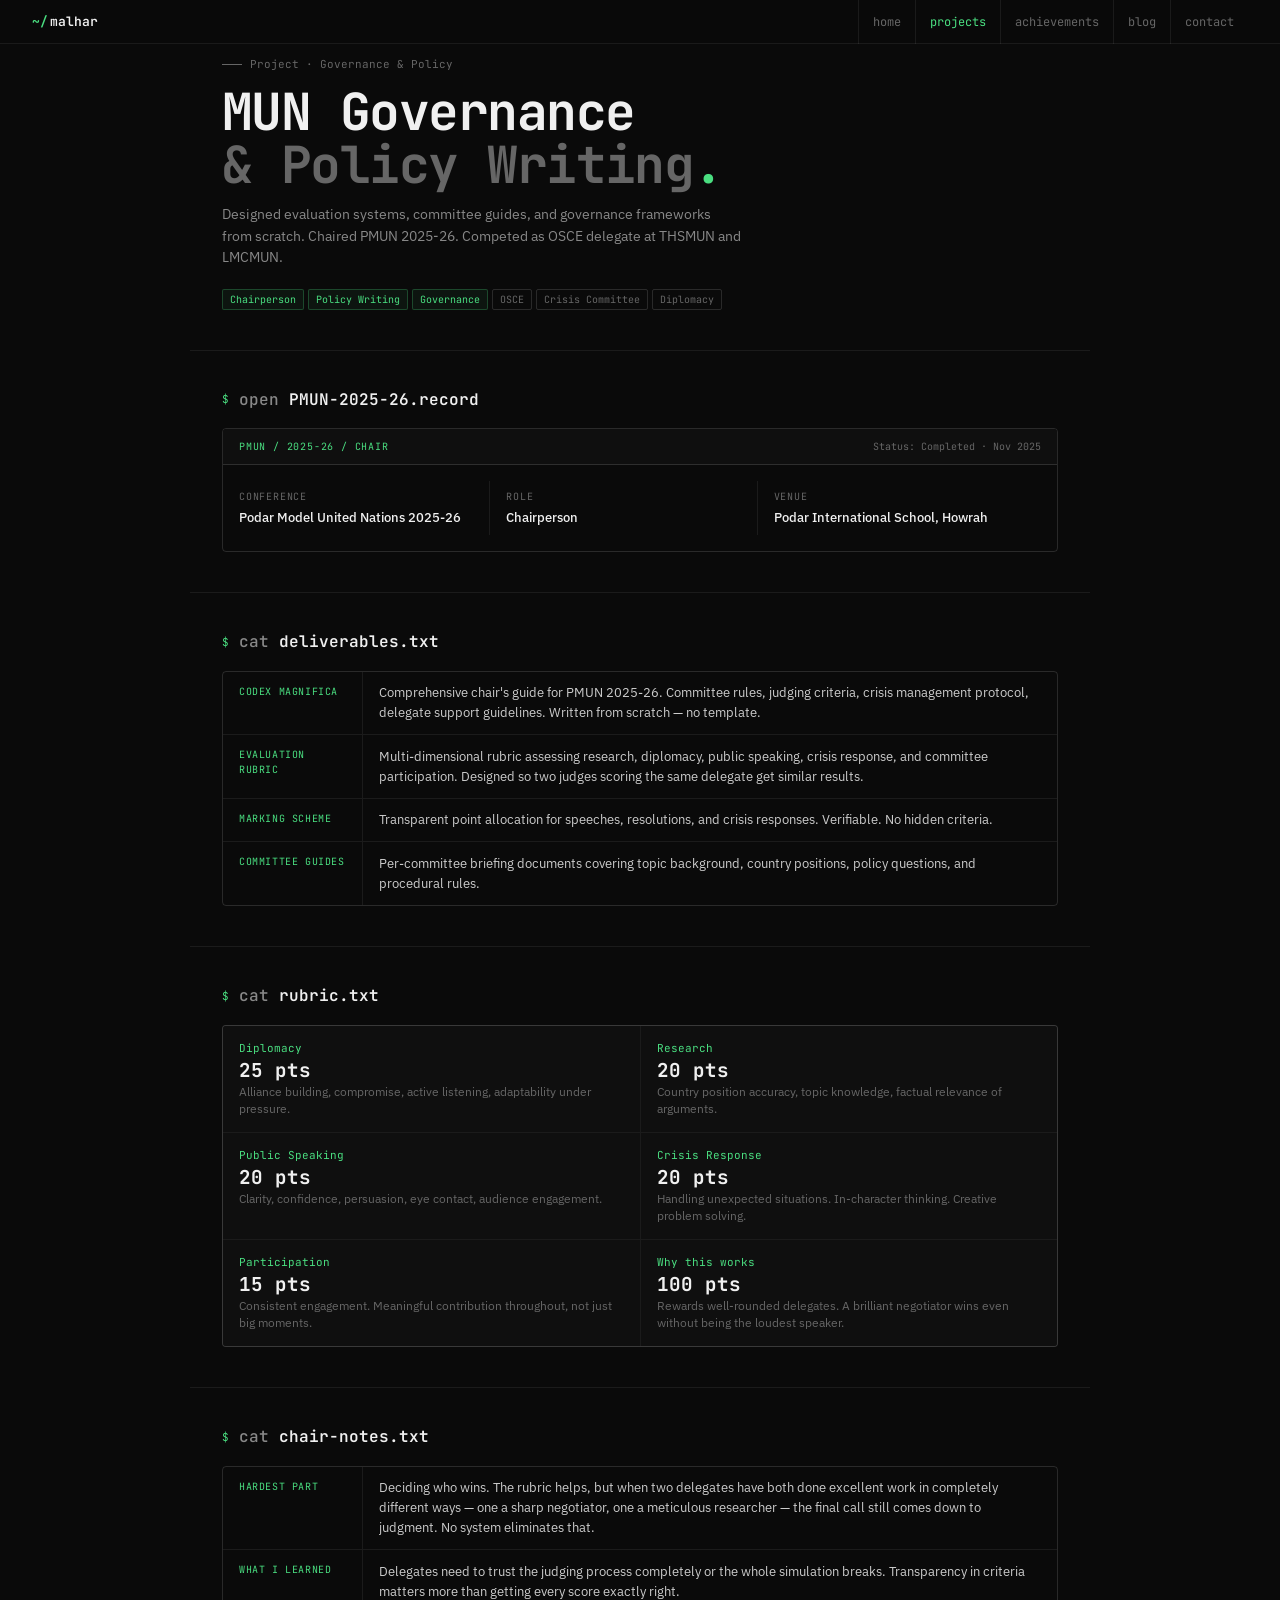
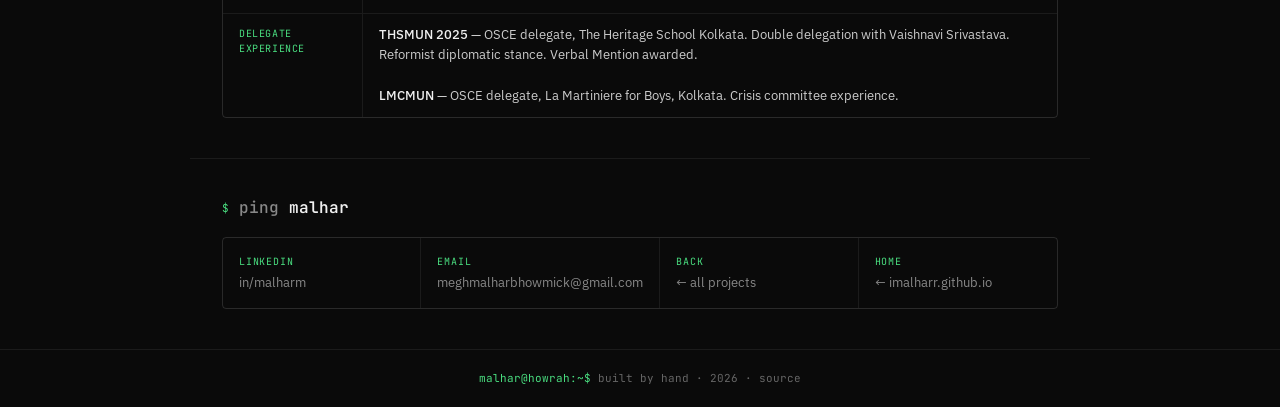
<file: projects/mun-governance.html>
<!DOCTYPE html>
<html lang="en">
<head>
  <meta charset="UTF-8">
  <meta name="viewport" content="width=device-width, initial-scale=1.0">
  <title>MUN Governance — Meghmalhar Bhowmick</title>
  <meta name="description" content="MUN governance, policy writing, and committee design. PMUN 2025-26 Chairperson. Codex Magnifica author.">
  <link rel="stylesheet" href="../css/style.css">
  <style>
    /* ── PAGE-SPECIFIC: Document / Policy feel ──
       IBM Plex Sans body with heavier use of serif-adjacent structure.
       Looks like a formal record or official document. */

    .doc-header {
      border: 1px solid var(--border2);
      border-radius: 4px;
      overflow: hidden;
      margin-bottom: 0;
    }

    .doc-header-top {
      background: var(--bg2);
      border-bottom: 1px solid var(--border2);
      padding: 0.6rem 1rem;
      display: flex;
      justify-content: space-between;
      align-items: center;
    }

    .doc-header-top .doc-id {
      font-family: var(--mono);
      font-size: 10px;
      color: var(--accent);
      letter-spacing: 0.08em;
    }

    .doc-header-top .doc-status {
      font-family: var(--mono);
      font-size: 10px;
      color: var(--muted);
    }

    .doc-header-body {
      padding: 1rem;
      display: grid;
      grid-template-columns: repeat(3, 1fr);
      gap: 0;
    }

    .doc-field {
      padding: 0.5rem 1rem 0.5rem 0;
      border-right: 1px solid var(--border);
      margin-right: 1rem;
    }

    .doc-field:last-child {
      border-right: none;
      margin-right: 0;
    }

    .doc-field-label {
      font-family: var(--mono);
      font-size: 10px;
      color: var(--muted);
      text-transform: uppercase;
      letter-spacing: 0.08em;
      margin-bottom: 0.25rem;
    }

    .doc-field-val {
      font-size: 13px;
      color: var(--text);
      font-weight: 500;
    }

    .record {
      display: flex;
      flex-direction: column;
      border: 1px solid var(--border2);
      border-radius: 4px;
      overflow: hidden;
    }

    .record-row {
      display: grid;
      grid-template-columns: 140px 1fr;
      border-bottom: 1px solid var(--border);
      transition: background 0.15s;
    }

    .record-row:last-child { border-bottom: none; }
    .record-row:hover { background: var(--bg2); }

    .record-key {
      font-family: var(--mono);
      font-size: 10px;
      color: var(--accent);
      text-transform: uppercase;
      letter-spacing: 0.06em;
      padding: 0.7rem 1rem;
      border-right: 1px solid var(--border);
      display: flex;
      align-items: flex-start;
      padding-top: 0.75rem;
    }

    .record-val {
      font-size: 13px;
      color: #ccc;
      padding: 0.7rem 1rem;
      line-height: 1.55;
    }

    .record-val strong { color: var(--text); font-weight: 500; }

    .scoring-grid {
      display: grid;
      grid-template-columns: 1fr 1fr;
      gap: 1px;
      background: var(--border);
      border: 1px solid var(--border2);
      border-radius: 4px;
      overflow: hidden;
    }

    .scoring-item {
      background: var(--bg2);
      padding: 0.9rem 1rem;
      transition: background 0.15s;
    }

    .scoring-item:hover { background: var(--bg3); }

    .scoring-item .criterion {
      font-family: var(--mono);
      font-size: 11px;
      color: var(--accent);
      margin-bottom: 0.25rem;
    }

    .scoring-item .points {
      font-family: var(--mono);
      font-size: 1.2rem;
      font-weight: 700;
      color: var(--text);
      line-height: 1;
      margin-bottom: 0.25rem;
    }

    .scoring-item .desc {
      font-size: 12px;
      color: var(--muted);
      line-height: 1.4;
    }

    @media (max-width: 700px) {
      .doc-header-body { grid-template-columns: 1fr; }
      .doc-field { border-right: none; border-bottom: 1px solid var(--border); margin-right: 0; padding-bottom: 0.75rem; margin-bottom: 0.5rem; }
      .doc-field:last-child { border-bottom: none; }
      .scoring-grid { grid-template-columns: 1fr; }
      .record-row { grid-template-columns: 110px 1fr; }
    }
  </style>
</head>
<body>

<section id="hero">
  <div class="hero-eyebrow">Project · Governance & Policy</div>
  <h1>MUN Governance<br><span class="dim">& Policy Writing</span><span class="acc">.</span></h1>
  <p class="hero-desc">Designed evaluation systems, committee guides, and governance frameworks from scratch. Chaired PMUN 2025-26. Competed as OSCE delegate at THSMUN and LMCMUN.</p>
  <div class="tags" style="margin-top: 0.75rem;">
    <span class="tag green">Chairperson</span>
    <span class="tag green">Policy Writing</span>
    <span class="tag green">Governance</span>
    <span class="tag">OSCE</span>
    <span class="tag">Crisis Committee</span>
    <span class="tag">Diplomacy</span>
  </div>
</section>

<hr class="divider">

<!-- DOCUMENT RECORD -->
<section>
  <div class="sec-head">
    <span class="prompt">$</span>
    <h2>open <span class="kw">PMUN-2025-26.record</span></h2>
  </div>
  <div class="doc-header">
    <div class="doc-header-top">
      <span class="doc-id">PMUN / 2025-26 / CHAIR</span>
      <span class="doc-status">Status: Completed · Nov 2025</span>
    </div>
    <div class="doc-header-body">
      <div class="doc-field">
        <div class="doc-field-label">Conference</div>
        <div class="doc-field-val">Podar Model United Nations 2025-26</div>
      </div>
      <div class="doc-field">
        <div class="doc-field-label">Role</div>
        <div class="doc-field-val">Chairperson</div>
      </div>
      <div class="doc-field">
        <div class="doc-field-label">Venue</div>
        <div class="doc-field-val">Podar International School, Howrah</div>
      </div>
    </div>
  </div>
</section>

<hr class="divider">

<!-- WHAT I BUILT -->
<section>
  <div class="sec-head">
    <span class="prompt">$</span>
    <h2>cat <span class="kw">deliverables.txt</span></h2>
  </div>
  <div class="record">
    <div class="record-row">
      <div class="record-key">Codex Magnifica</div>
      <div class="record-val">Comprehensive chair's guide for PMUN 2025-26. Committee rules, judging criteria, crisis management protocol, delegate support guidelines. Written from scratch — no template.</div>
    </div>
    <div class="record-row">
      <div class="record-key">Evaluation Rubric</div>
      <div class="record-val">Multi-dimensional rubric assessing research, diplomacy, public speaking, crisis response, and committee participation. Designed so two judges scoring the same delegate get similar results.</div>
    </div>
    <div class="record-row">
      <div class="record-key">Marking Scheme</div>
      <div class="record-val">Transparent point allocation for speeches, resolutions, and crisis responses. Verifiable. No hidden criteria.</div>
    </div>
    <div class="record-row">
      <div class="record-key">Committee Guides</div>
      <div class="record-val">Per-committee briefing documents covering topic background, country positions, policy questions, and procedural rules.</div>
    </div>
  </div>
</section>

<hr class="divider">

<!-- SCORING BREAKDOWN -->
<section>
  <div class="sec-head">
    <span class="prompt">$</span>
    <h2>cat <span class="kw">rubric.txt</span></h2>
  </div>
  <div class="scoring-grid">
    <div class="scoring-item">
      <div class="criterion">Diplomacy</div>
      <div class="points">25 pts</div>
      <div class="desc">Alliance building, compromise, active listening, adaptability under pressure.</div>
    </div>
    <div class="scoring-item">
      <div class="criterion">Research</div>
      <div class="points">20 pts</div>
      <div class="desc">Country position accuracy, topic knowledge, factual relevance of arguments.</div>
    </div>
    <div class="scoring-item">
      <div class="criterion">Public Speaking</div>
      <div class="points">20 pts</div>
      <div class="desc">Clarity, confidence, persuasion, eye contact, audience engagement.</div>
    </div>
    <div class="scoring-item">
      <div class="criterion">Crisis Response</div>
      <div class="points">20 pts</div>
      <div class="desc">Handling unexpected situations. In-character thinking. Creative problem solving.</div>
    </div>
    <div class="scoring-item">
      <div class="criterion">Participation</div>
      <div class="points">15 pts</div>
      <div class="desc">Consistent engagement. Meaningful contribution throughout, not just big moments.</div>
    </div>
    <div class="scoring-item">
      <div class="criterion">Why this works</div>
      <div class="points">100 pts</div>
      <div class="desc">Rewards well-rounded delegates. A brilliant negotiator wins even without being the loudest speaker.</div>
    </div>
  </div>
</section>

<hr class="divider">

<!-- THE HARD PART -->
<section>
  <div class="sec-head">
    <span class="prompt">$</span>
    <h2>cat <span class="kw">chair-notes.txt</span></h2>
  </div>
  <div class="record">
    <div class="record-row">
      <div class="record-key">Hardest part</div>
      <div class="record-val">Deciding who wins. The rubric helps, but when two delegates have both done excellent work in completely different ways — one a sharp negotiator, one a meticulous researcher — the final call still comes down to judgment. No system eliminates that.</div>
    </div>
    <div class="record-row">
      <div class="record-key">What I learned</div>
      <div class="record-val">Delegates need to trust the judging process completely or the whole simulation breaks. Transparency in criteria matters more than getting every score exactly right.</div>
    </div>
    <div class="record-row">
      <div class="record-key">Delegate experience</div>
      <div class="record-val"><strong>THSMUN 2025</strong> — OSCE delegate, The Heritage School Kolkata. Double delegation with Vaishnavi Srivastava. Reformist diplomatic stance. Verbal Mention awarded.<br><br><strong>LMCMUN</strong> — OSCE delegate, La Martiniere for Boys, Kolkata. Crisis committee experience.</div>
    </div>
  </div>
</section>

<hr class="divider">

<!-- LINKS -->
<section>
  <div class="sec-head">
    <span class="prompt">$</span>
    <h2>ping <span class="kw">malhar</span></h2>
  </div>
  <div class="contact-grid">
    <a href="https://linkedin.com/in/malharm" target="_blank" class="contact-item">
      <div class="contact-platform">LinkedIn</div>
      <div class="contact-handle">in/malharm</div>
    </a>
    <a href="mailto:meghmalharbhowmick@gmail.com" class="contact-item">
      <div class="contact-platform">Email</div>
      <div class="contact-handle">meghmalharbhowmick@gmail.com</div>
    </a>
    <a href="../projects.html" class="contact-item">
      <div class="contact-platform">Back</div>
      <div class="contact-handle">← all projects</div>
    </a>
    <a href="../index.html" class="contact-item">
      <div class="contact-platform">Home</div>
      <div class="contact-handle">← imalharr.github.io</div>
    </a>
  </div>
</section>

<script src="../js/nav.js"></script>
</body>
</html>
</file>
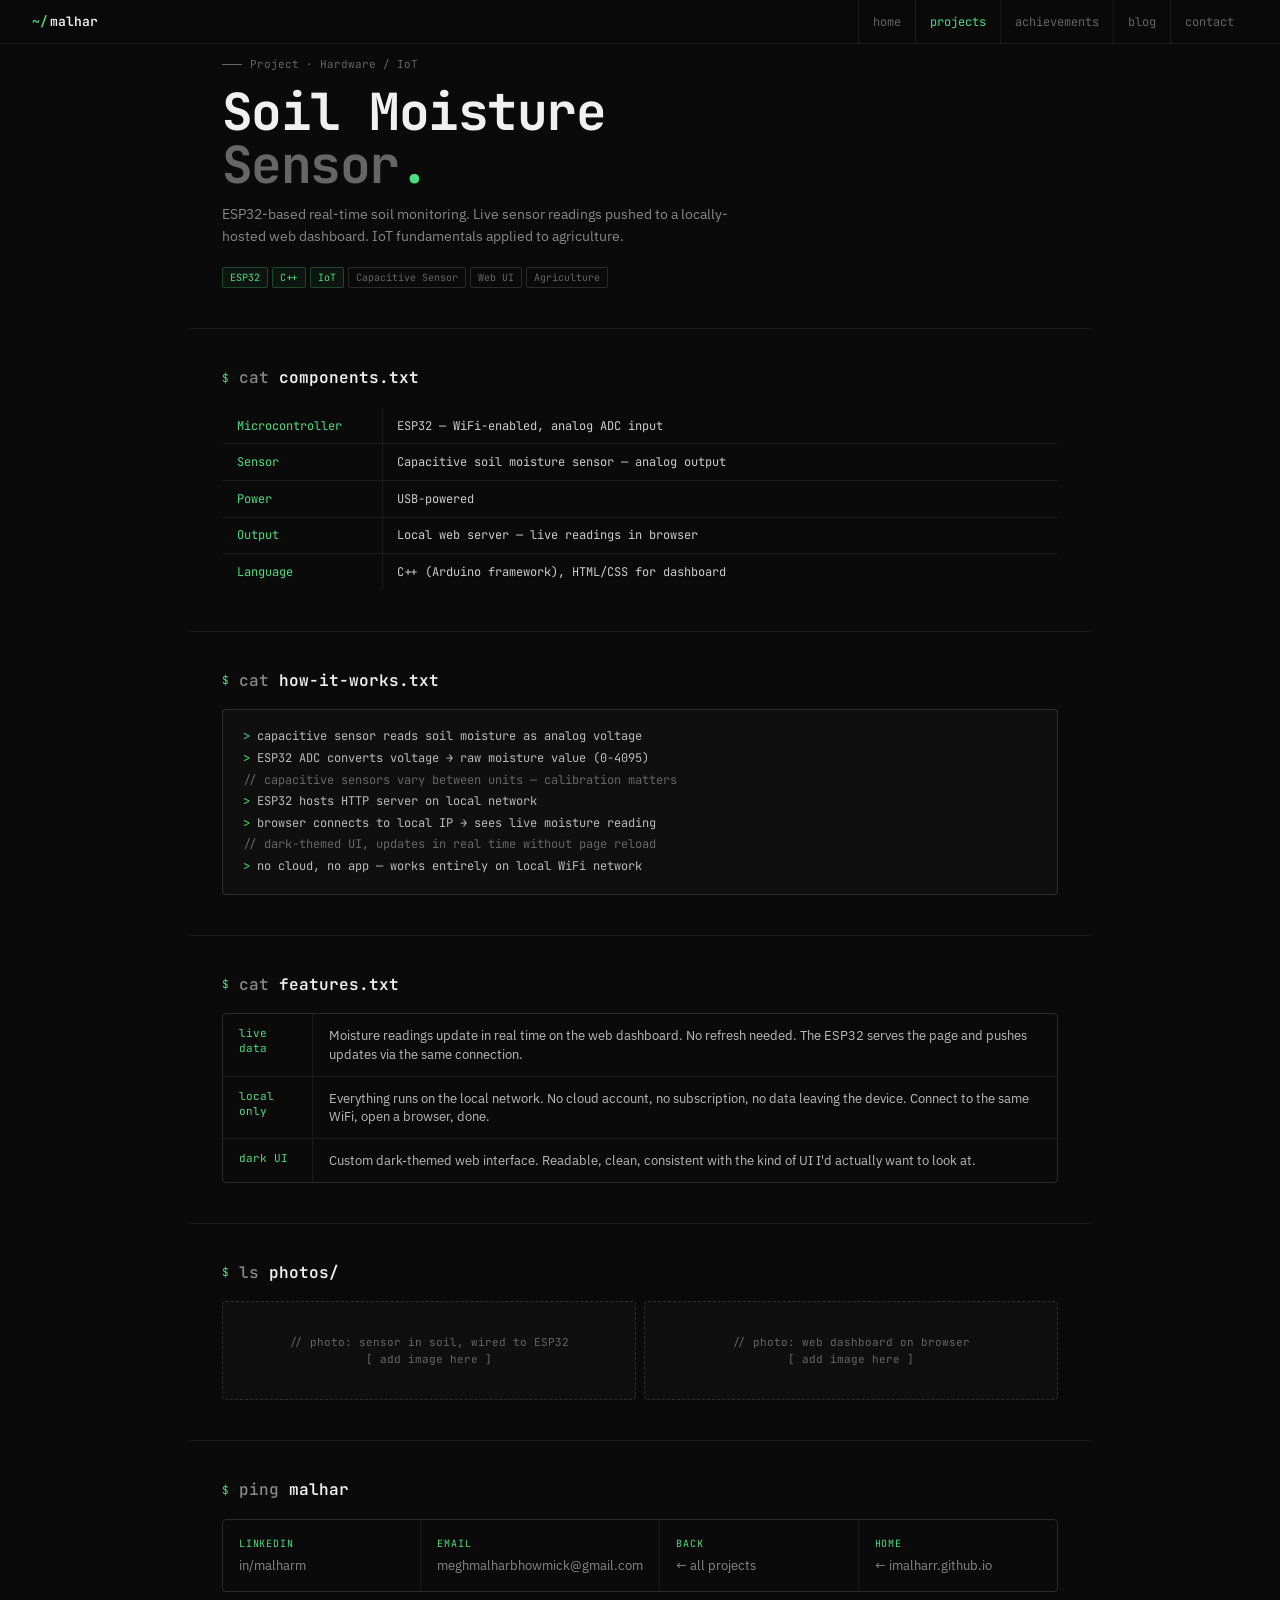
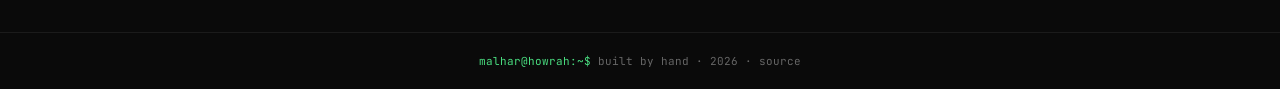
<file: projects/soil-moisture-sensor.html>
<!DOCTYPE html>
<html lang="en">
<head>
  <meta charset="UTF-8">
  <meta name="viewport" content="width=device-width, initial-scale=1.0">
  <title>Soil Moisture Sensor — Meghmalhar Bhowmick</title>
  <meta name="description" content="ESP32-based soil moisture monitoring with real-time web dashboard. IoT applied to agriculture.">
  <link rel="stylesheet" href="../css/style.css">
  <style>
    /* ── PAGE-SPECIFIC: Hardware feel, lighter than ESP32 page ── */

    .spec-table {
      width: 100%;
      border-collapse: collapse;
      font-family: var(--mono);
      font-size: 12px;
      border: 1px solid var(--border2);
      border-radius: 4px;
      overflow: hidden;
    }

    .spec-table td {
      padding: 0.55rem 0.9rem;
      border-bottom: 1px solid var(--border);
      vertical-align: top;
    }

    .spec-table tr:last-child td { border-bottom: none; }
    .spec-table tr:hover td { background: var(--bg2); }

    .spec-table td:first-child {
      color: var(--accent);
      width: 160px;
      white-space: nowrap;
      border-right: 1px solid var(--border);
    }

    .spec-table td:last-child { color: #ccc; }

    .log-block {
      font-family: var(--mono);
      font-size: 12px;
      background: var(--bg2);
      border: 1px solid var(--border2);
      border-radius: 4px;
      padding: 1rem 1.25rem;
      line-height: 1.8;
      color: #bbb;
    }

    .log-block .log-line::before { content: '> '; color: var(--accent); }
    .log-block .log-comment { color: var(--muted); }
    .log-block .log-comment::before { content: '// '; }

    .photo-placeholder {
      background: var(--bg2);
      border: 1px dashed var(--border2);
      border-radius: 4px;
      padding: 2rem;
      text-align: center;
      font-family: var(--mono);
      font-size: 11px;
      color: var(--muted);
    }

    @media (max-width: 700px) {
      .spec-table td:first-child { width: 110px; }
    }
  </style>
</head>
<body>

<section id="hero">
  <div class="hero-eyebrow">Project · Hardware / IoT</div>
  <h1>Soil Moisture<br><span class="dim">Sensor</span><span class="acc">.</span></h1>
  <p class="hero-desc">ESP32-based real-time soil monitoring. Live sensor readings pushed to a locally-hosted web dashboard. IoT fundamentals applied to agriculture.</p>
  <div class="tags" style="margin-top: 0.75rem;">
    <span class="tag green">ESP32</span>
    <span class="tag green">C++</span>
    <span class="tag green">IoT</span>
    <span class="tag">Capacitive Sensor</span>
    <span class="tag">Web UI</span>
    <span class="tag">Agriculture</span>
  </div>
</section>

<hr class="divider">

<!-- COMPONENTS -->
<section>
  <div class="sec-head">
    <span class="prompt">$</span>
    <h2>cat <span class="kw">components.txt</span></h2>
  </div>
  <table class="spec-table">
    <tbody>
      <tr><td>Microcontroller</td><td>ESP32 — WiFi-enabled, analog ADC input</td></tr>
      <tr><td>Sensor</td><td>Capacitive soil moisture sensor — analog output</td></tr>
      <tr><td>Power</td><td>USB-powered</td></tr>
      <tr><td>Output</td><td>Local web server — live readings in browser</td></tr>
      <tr><td>Language</td><td>C++ (Arduino framework), HTML/CSS for dashboard</td></tr>
    </tbody>
  </table>
</section>

<hr class="divider">

<!-- HOW IT WORKS -->
<section>
  <div class="sec-head">
    <span class="prompt">$</span>
    <h2>cat <span class="kw">how-it-works.txt</span></h2>
  </div>
  <div class="log-block">
    <div class="log-line">capacitive sensor reads soil moisture as analog voltage</div>
    <div class="log-line">ESP32 ADC converts voltage → raw moisture value (0-4095)</div>
    <div class="log-comment">capacitive sensors vary between units — calibration matters</div>
    <div class="log-line">ESP32 hosts HTTP server on local network</div>
    <div class="log-line">browser connects to local IP → sees live moisture reading</div>
    <div class="log-comment">dark-themed UI, updates in real time without page reload</div>
    <div class="log-line">no cloud, no app — works entirely on local WiFi network</div>
  </div>
</section>

<hr class="divider">

<!-- WHAT IT ACTUALLY DOES -->
<section>
  <div class="sec-head">
    <span class="prompt">$</span>
    <h2>cat <span class="kw">features.txt</span></h2>
  </div>
  <div class="beyond">
    <div class="beyond-item">
      <div class="beyond-key">live data</div>
      <div class="beyond-val">Moisture readings update in real time on the web dashboard. No refresh needed. The ESP32 serves the page and pushes updates via the same connection.</div>
    </div>
    <div class="beyond-item">
      <div class="beyond-key">local only</div>
      <div class="beyond-val">Everything runs on the local network. No cloud account, no subscription, no data leaving the device. Connect to the same WiFi, open a browser, done.</div>
    </div>
    <div class="beyond-item">
      <div class="beyond-key">dark UI</div>
      <div class="beyond-val">Custom dark-themed web interface. Readable, clean, consistent with the kind of UI I'd actually want to look at.</div>
    </div>
  </div>
</section>

<hr class="divider">

<!-- PHOTOS -->
<section>
  <div class="sec-head">
    <span class="prompt">$</span>
    <h2>ls <span class="kw">photos/</span></h2>
  </div>
  <!-- ADD PHOTOS HERE -->
  <div style="display: grid; grid-template-columns: 1fr 1fr; gap: 8px;">
    <div class="photo-placeholder">// photo: sensor in soil, wired to ESP32<br>[ add image here ]</div>
    <div class="photo-placeholder">// photo: web dashboard on browser<br>[ add image here ]</div>
  </div>
</section>

<hr class="divider">

<!-- LINKS -->
<section>
  <div class="sec-head">
    <span class="prompt">$</span>
    <h2>ping <span class="kw">malhar</span></h2>
  </div>
  <div class="contact-grid">
    <a href="https://linkedin.com/in/malharm" target="_blank" class="contact-item">
      <div class="contact-platform">LinkedIn</div>
      <div class="contact-handle">in/malharm</div>
    </a>
    <a href="mailto:meghmalharbhowmick@gmail.com" class="contact-item">
      <div class="contact-platform">Email</div>
      <div class="contact-handle">meghmalharbhowmick@gmail.com</div>
    </a>
    <a href="../projects.html" class="contact-item">
      <div class="contact-platform">Back</div>
      <div class="contact-handle">← all projects</div>
    </a>
    <a href="../index.html" class="contact-item">
      <div class="contact-platform">Home</div>
      <div class="contact-handle">← imalharr.github.io</div>
    </a>
  </div>
</section>

<script src="../js/nav.js"></script>
</body>
</html>
</file>
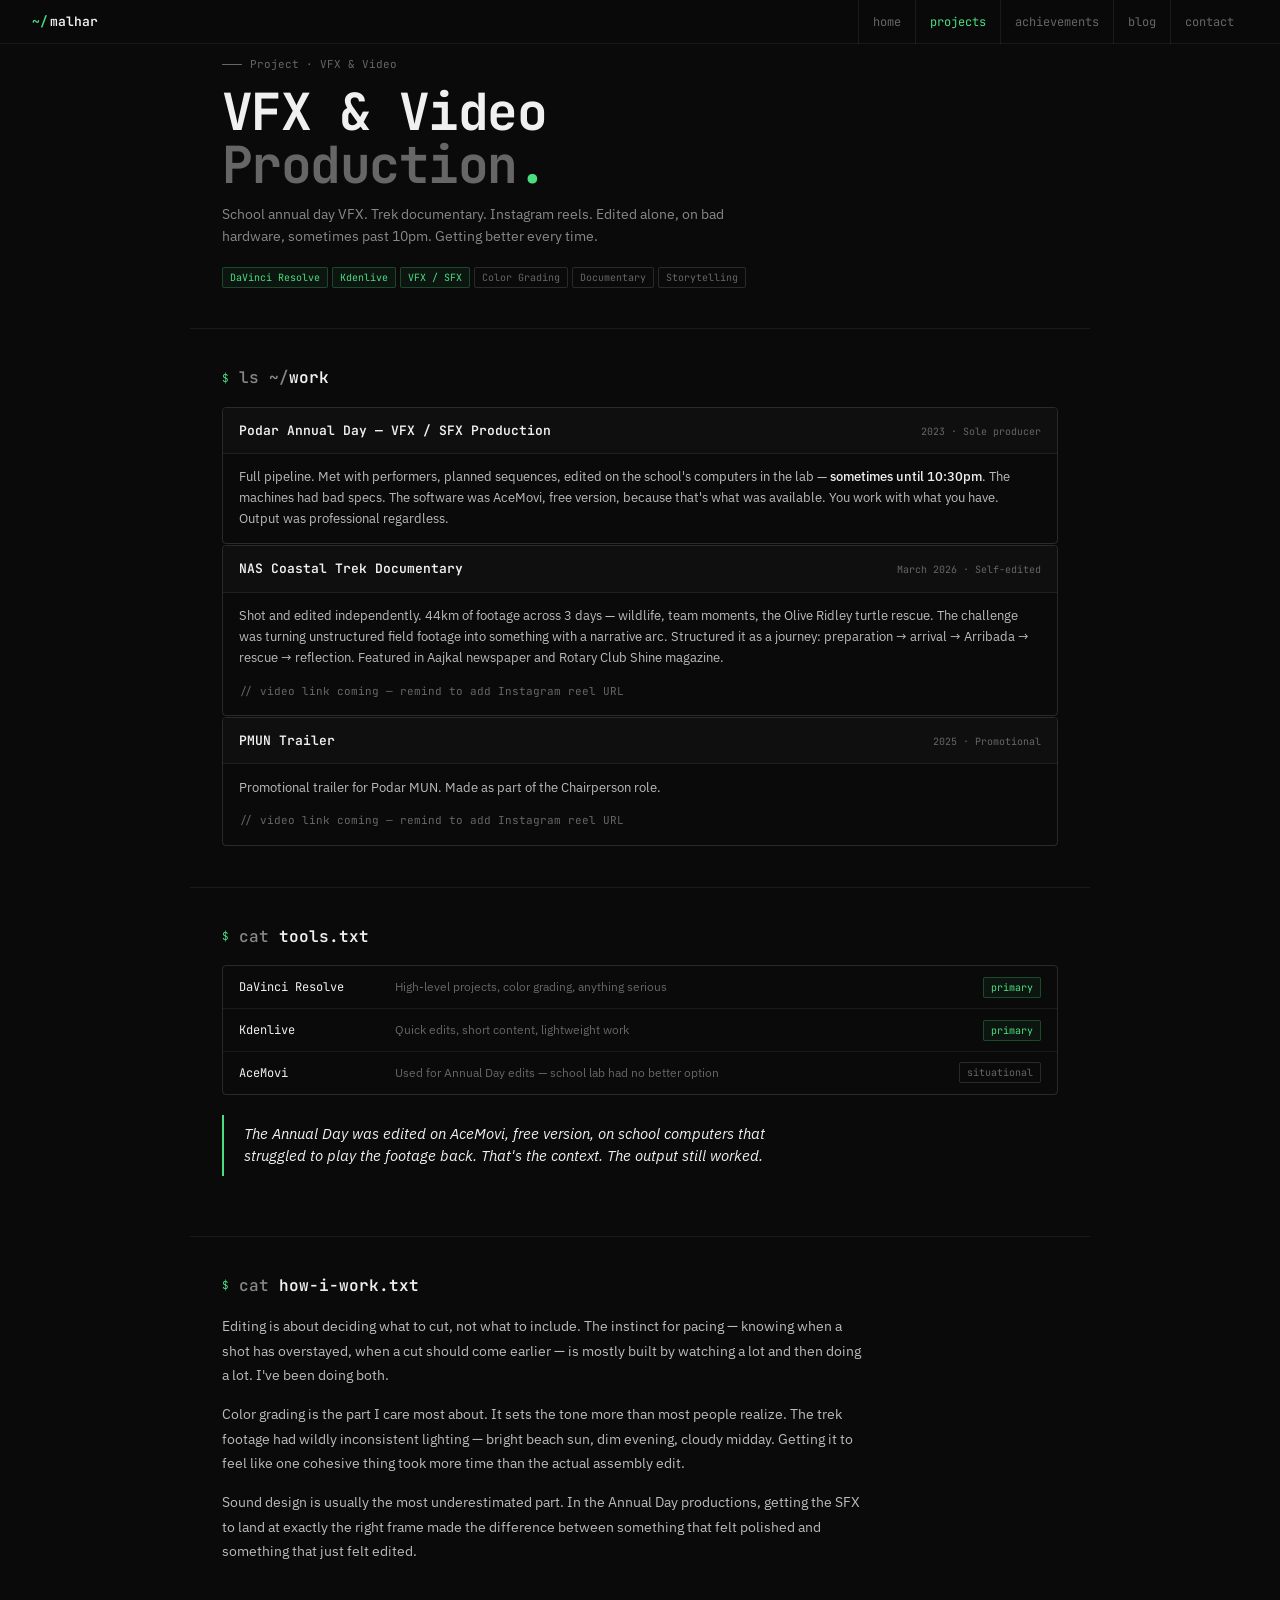
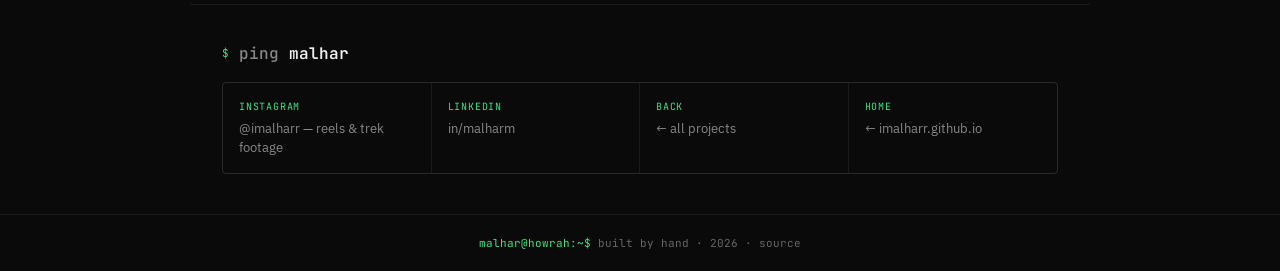
<file: projects/vfx-video-production.html>
<!DOCTYPE html>
<html lang="en">
<head>
  <meta charset="UTF-8">
  <meta name="viewport" content="width=device-width, initial-scale=1.0">
  <title>VFX & Video Production — Meghmalhar Bhowmick</title>
  <meta name="description" content="VFX and video production by Meghmalhar Bhowmick. School events, documentary editing, trek footage.">
  <link rel="stylesheet" href="../css/style.css">
  <style>
    /* ── PAGE-SPECIFIC: Director's note feel ──
       More prose-forward, less structured, wider line-length,
       feels personal rather than like a spec sheet. */

    .prose {
      font-size: 14px;
      color: #bbb;
      line-height: 1.75;
      max-width: 640px;
    }

    .prose + .prose { margin-top: 0.9rem; }
    .prose strong { color: var(--text); font-weight: 500; }

    .pull-quote {
      border-left: 2px solid var(--accent);
      padding: 0.5rem 0 0.5rem 1.25rem;
      margin: 1.25rem 0;
      font-size: 15px;
      color: var(--text);
      font-style: italic;
      line-height: 1.5;
      max-width: 560px;
    }

    .work-item {
      border: 1px solid var(--border2);
      border-radius: 4px;
      overflow: hidden;
      margin-bottom: 1px;
    }

    .work-item-head {
      display: flex;
      justify-content: space-between;
      align-items: baseline;
      padding: 0.8rem 1rem;
      background: var(--bg2);
      border-bottom: 1px solid var(--border);
    }

    .work-item-title {
      font-family: var(--mono);
      font-size: 13px;
      font-weight: 600;
      color: var(--text);
    }

    .work-item-date {
      font-family: var(--mono);
      font-size: 10px;
      color: var(--muted);
    }

    .work-item-body {
      padding: 0.85rem 1rem;
      font-size: 13px;
      color: #bbb;
      line-height: 1.6;
    }

    .work-item-body strong { color: var(--text); font-weight: 500; }

    .tool-row {
      display: flex;
      flex-direction: column;
      border: 1px solid var(--border2);
      border-radius: 4px;
      overflow: hidden;
    }

    .tool-entry {
      display: grid;
      grid-template-columns: 140px 1fr auto;
      align-items: center;
      padding: 0.65rem 1rem;
      border-bottom: 1px solid var(--border);
      transition: background 0.15s;
      gap: 1rem;
    }

    .tool-entry:last-child { border-bottom: none; }
    .tool-entry:hover { background: var(--bg2); }

    .tool-name {
      font-family: var(--mono);
      font-size: 12px;
      color: var(--text);
    }

    .tool-use {
      font-size: 12px;
      color: var(--muted);
    }

    .tool-badge {
      font-family: var(--mono);
      font-size: 10px;
      padding: 2px 7px;
      border-radius: 2px;
      white-space: nowrap;
    }

    .tool-badge.primary {
      border: 1px solid rgba(74,222,128,0.25);
      color: var(--accent);
      background: rgba(74,222,128,0.05);
    }

    .tool-badge.secondary {
      border: 1px solid var(--border2);
      color: var(--muted);
    }

    .video-placeholder {
      background: var(--bg2);
      border: 1px dashed var(--border2);
      border-radius: 4px;
      padding: 2.5rem 2rem;
      text-align: center;
      font-family: var(--mono);
      font-size: 11px;
      color: var(--muted);
      line-height: 1.8;
    }

    @media (max-width: 700px) {
      .tool-entry { grid-template-columns: 1fr auto; }
      .tool-use { display: none; }
    }
  </style>
</head>
<body>

<section id="hero">
  <div class="hero-eyebrow">Project · VFX & Video</div>
  <h1>VFX & Video<br><span class="dim">Production</span><span class="acc">.</span></h1>
  <p class="hero-desc">School annual day VFX. Trek documentary. Instagram reels. Edited alone, on bad hardware, sometimes past 10pm. Getting better every time.</p>
  <div class="tags" style="margin-top: 0.75rem;">
    <span class="tag green">DaVinci Resolve</span>
    <span class="tag green">Kdenlive</span>
    <span class="tag green">VFX / SFX</span>
    <span class="tag">Color Grading</span>
    <span class="tag">Documentary</span>
    <span class="tag">Storytelling</span>
  </div>
</section>

<hr class="divider">

<!-- THE WORK -->
<section>
  <div class="sec-head">
    <span class="prompt">$</span>
    <h2>ls ~/<span class="kw">work</span></h2>
  </div>

  <div class="work-item">
    <div class="work-item-head">
      <span class="work-item-title">Podar Annual Day — VFX / SFX Production</span>
      <span class="work-item-date">2023 · Sole producer</span>
    </div>
    <div class="work-item-body">
      Full pipeline. Met with performers, planned sequences, edited on the school's computers in the lab — <strong>sometimes until 10:30pm</strong>. The machines had bad specs. The software was AceMovi, free version, because that's what was available. You work with what you have. Output was professional regardless.
    </div>
  </div>

  <div class="work-item" style="margin-top: 1px;">
    <div class="work-item-head">
      <span class="work-item-title">NAS Coastal Trek Documentary</span>
      <span class="work-item-date">March 2026 · Self-edited</span>
    </div>
    <div class="work-item-body">
      Shot and edited independently. 44km of footage across 3 days — wildlife, team moments, the Olive Ridley turtle rescue. The challenge was turning unstructured field footage into something with a narrative arc. Structured it as a journey: preparation → arrival → Arribada → rescue → reflection. Featured in Aajkal newspaper and Rotary Club Shine magazine.
      <div style="margin-top: 0.75rem;">
        <!-- ADD INSTAGRAM LINK HERE -->
        <!-- <a href="INSTAGRAM_REEL_LINK" target="_blank" style="font-family: var(--mono); font-size: 11px; color: var(--accent);">watch on instagram →</a> -->
        <span style="font-family: var(--mono); font-size: 11px; color: var(--muted);">// video link coming — remind to add Instagram reel URL</span>
      </div>
    </div>
  </div>

  <div class="work-item" style="margin-top: 1px;">
    <div class="work-item-head">
      <span class="work-item-title">PMUN Trailer</span>
      <span class="work-item-date">2025 · Promotional</span>
    </div>
    <div class="work-item-body">
      Promotional trailer for Podar MUN. Made as part of the Chairperson role.
      <div style="margin-top: 0.75rem;">
        <!-- ADD INSTAGRAM LINK HERE -->
        <!-- <a href="INSTAGRAM_REEL_LINK" target="_blank" style="font-family: var(--mono); font-size: 11px; color: var(--accent);">watch on instagram →</a> -->
        <span style="font-family: var(--mono); font-size: 11px; color: var(--muted);">// video link coming — remind to add Instagram reel URL</span>
      </div>
    </div>
  </div>
</section>

<hr class="divider">

<!-- TOOLS - HONEST -->
<section>
  <div class="sec-head">
    <span class="prompt">$</span>
    <h2>cat <span class="kw">tools.txt</span></h2>
  </div>
  <div class="tool-row">
    <div class="tool-entry">
      <span class="tool-name">DaVinci Resolve</span>
      <span class="tool-use">High-level projects, color grading, anything serious</span>
      <span class="tool-badge primary">primary</span>
    </div>
    <div class="tool-entry">
      <span class="tool-name">Kdenlive</span>
      <span class="tool-use">Quick edits, short content, lightweight work</span>
      <span class="tool-badge primary">primary</span>
    </div>
    <div class="tool-entry">
      <span class="tool-name">AceMovi</span>
      <span class="tool-use">Used for Annual Day edits — school lab had no better option</span>
      <span class="tool-badge secondary">situational</span>
    </div>
  </div>
  <div class="pull-quote">
    The Annual Day was edited on AceMovi, free version, on school computers that struggled to play the footage back. That's the context. The output still worked.
  </div>
</section>

<hr class="divider">

<!-- APPROACH -->
<section>
  <div class="sec-head">
    <span class="prompt">$</span>
    <h2>cat <span class="kw">how-i-work.txt</span></h2>
  </div>
  <p class="prose">Editing is about deciding what to cut, not what to include. The instinct for pacing — knowing when a shot has overstayed, when a cut should come earlier — is mostly built by watching a lot and then doing a lot. I've been doing both.</p>
  <p class="prose">Color grading is the part I care most about. It sets the tone more than most people realize. The trek footage had wildly inconsistent lighting — bright beach sun, dim evening, cloudy midday. Getting it to feel like one cohesive thing took more time than the actual assembly edit.</p>
  <p class="prose">Sound design is usually the most underestimated part. In the Annual Day productions, getting the SFX to land at exactly the right frame made the difference between something that felt polished and something that just felt edited.</p>
</section>

<hr class="divider">

<!-- LINKS -->
<section>
  <div class="sec-head">
    <span class="prompt">$</span>
    <h2>ping <span class="kw">malhar</span></h2>
  </div>
  <div class="contact-grid">
    <a href="https://instagram.com/imalharr" target="_blank" class="contact-item">
      <div class="contact-platform">Instagram</div>
      <div class="contact-handle">@imalharr — reels & trek footage</div>
    </a>
    <a href="https://linkedin.com/in/malharm" target="_blank" class="contact-item">
      <div class="contact-platform">LinkedIn</div>
      <div class="contact-handle">in/malharm</div>
    </a>
    <a href="../projects.html" class="contact-item">
      <div class="contact-platform">Back</div>
      <div class="contact-handle">← all projects</div>
    </a>
    <a href="../index.html" class="contact-item">
      <div class="contact-platform">Home</div>
      <div class="contact-handle">← imalharr.github.io</div>
    </a>
  </div>
</section>

<script src="../js/nav.js"></script>
</body>
</html>
</file>
<file: css/style.css>
/* ============================================================
   MALHAR BHOWMICK — TERMINAL AESTHETIC
   Decisions locked:
   - Font: JetBrains Mono (code) + IBM Plex Sans (body)
   - Accent: #4ade80 (terminal green)
   - Accent2: #f87171 (red — for highlights, not errors)
   - Background: #0a0a0a / #0f0f0f / #141414
   - Max-width: 900px
   - Base font-size: 14px
   - Line-height: 1.5 (was 1.7 — kills scroll)
   - Section padding: 2.5rem 2rem (was 5rem — kills scroll)
   ============================================================ */

@import url('https://fonts.googleapis.com/css2?family=JetBrains+Mono:wght@400;500;600;700&family=IBM+Plex+Sans:wght@400;500;600&display=swap');

:root {
  --bg:       #0a0a0a;
  --bg2:      #0f0f0f;
  --bg3:      #141414;
  --bg4:      #1a1a1a;
  --border:   rgba(255,255,255,0.07);
  --border2:  rgba(255,255,255,0.13);
  --border3:  rgba(255,255,255,0.20);
  --text:     #f0f0f0;
  --muted:    #666;
  --muted2:   #888;
  --accent:   #4ade80;
  --accent-d: #22c55e;
  --red:      #f87171;
  --amber:    #fbbf24;
  --mono:     'JetBrains Mono', 'Courier New', monospace;
  --sans:     'IBM Plex Sans', system-ui, sans-serif;
}

*, *::before, *::after {
  box-sizing: border-box;
  margin: 0;
  padding: 0;
}

html {
  scroll-behavior: smooth;
}

body {
  background: var(--bg);
  color: var(--text);
  font-family: var(--sans);
  font-size: 14px;
  line-height: 1.5;
  -webkit-font-smoothing: antialiased;
}

/* ── SCROLLBAR ── */
::-webkit-scrollbar { width: 6px; }
::-webkit-scrollbar-track { background: var(--bg); }
::-webkit-scrollbar-thumb { background: rgba(255,255,255,0.25); border-radius: 3px; }
::-webkit-scrollbar-thumb:hover { background: rgba(255,255,255,0.4); }

/* ── SELECTION ── */
::selection { background: rgba(74,222,128,0.2); color: var(--accent); }

/* ── TYPOGRAPHY ── */
h1, h2, h3, h4 {
  font-family: var(--mono);
  font-weight: 700;
  letter-spacing: -0.02em;
  line-height: 1.1;
}

h1 { font-size: 2.8rem; }
h2 { font-size: 1.4rem; font-weight: 600; }
h3 { font-size: 1rem; font-weight: 600; }

p { line-height: 1.55; }

a { color: inherit; text-decoration: none; }

/* ── NAV ── */
nav {
  position: fixed;
  top: 0; left: 0; right: 0;
  z-index: 100;
  background: rgba(10,10,10,0.92);
  backdrop-filter: blur(8px);
  border-bottom: 1px solid var(--border);
  padding: 0 2rem;
  height: 44px;
  display: flex;
  align-items: center;
  justify-content: space-between;
}

.nav-logo {
  font-family: var(--mono);
  font-size: 13px;
  font-weight: 600;
  color: var(--text);
  text-decoration: none;
  letter-spacing: 0;
}

.nav-logo .prompt { color: var(--accent); margin-right: 2px; }

.nav-links {
  display: flex;
  gap: 0;
  list-style: none;
}

.nav-links a {
  font-family: var(--mono);
  font-size: 12px;
  color: var(--muted);
  text-decoration: none;
  padding: 0 14px;
  height: 44px;
  display: flex;
  align-items: center;
  border-left: 1px solid var(--border);
  transition: color 0.15s, background 0.15s;
}

.nav-links a:hover { color: var(--text); background: var(--bg2); }
.nav-links a.active { color: var(--accent); }

/* ── LAYOUT ── */
section {
  max-width: 900px;
  margin: 0 auto;
  padding: 2.5rem 2rem;
}

/* top padding only for first section after nav */
#hero { padding-top: 3.5rem; }

/* ── SECTION HEADER ── */
.sec-head {
  display: flex;
  align-items: center;
  gap: 10px;
  margin-bottom: 1.25rem;
}

.sec-head .prompt {
  font-family: var(--mono);
  font-size: 11px;
  color: var(--accent);
}

.sec-head h2 {
  font-size: 1rem;
  color: var(--muted2);
  font-weight: 500;
  font-family: var(--mono);
  letter-spacing: 0;
}

.sec-head h2 .kw {
  color: var(--text);
  font-weight: 600;
}

/* horizontal rule between sections */
.divider {
  border: none;
  border-top: 1px solid var(--border);
  max-width: 900px;
  margin: 0 auto;
}

/* ── HERO ── */
#hero {
  min-height: auto;
}

.hero-eyebrow {
  font-family: var(--mono);
  font-size: 11px;
  color: var(--muted);
  margin-bottom: 0.75rem;
  display: flex;
  align-items: center;
  gap: 8px;
}

.hero-eyebrow::before {
  content: '';
  display: inline-block;
  width: 20px;
  height: 1px;
  background: var(--muted);
}

h1 {
  font-family: var(--mono);
  font-size: clamp(2rem, 5.5vw, 3.2rem);
  font-weight: 700;
  line-height: 1.05;
  letter-spacing: -0.03em;
  margin-bottom: 0.75rem;
}

h1 .dim { color: var(--muted); }
h1 .acc { color: var(--accent); }

.hero-desc {
  font-size: 13.5px;
  color: var(--muted2);
  max-width: 520px;
  line-height: 1.6;
  margin-bottom: 1.25rem;
}

.hero-desc strong { color: var(--text); font-weight: 500; }

/* inline terminal line */
.hero-cmd {
  font-family: var(--mono);
  font-size: 12px;
  color: var(--muted);
  margin-bottom: 1.5rem;
  display: flex;
  align-items: center;
  gap: 6px;
}

.hero-cmd .ps { color: var(--accent); }

.cursor {
  display: inline-block;
  width: 7px;
  height: 14px;
  background: var(--accent);
  vertical-align: middle;
  animation: blink 1.1s step-end infinite;
}

@keyframes blink { 0%,100%{opacity:1} 50%{opacity:0} }

.hero-links {
  display: flex;
  gap: 0;
  flex-wrap: wrap;
  border: 1px solid var(--border2);
  border-radius: 4px;
  overflow: hidden;
  width: fit-content;
}

.hero-links a {
  font-family: var(--mono);
  font-size: 12px;
  padding: 7px 14px;
  color: var(--muted2);
  text-decoration: none;
  border-right: 1px solid var(--border2);
  transition: color 0.15s, background 0.15s;
  display: flex;
  align-items: center;
  gap: 5px;
}

.hero-links a:last-child { border-right: none; }
.hero-links a:hover { color: var(--text); background: var(--bg2); }
.hero-links a.primary { color: var(--accent); }
.hero-links a.primary:hover { background: rgba(74,222,128,0.08); }

/* ── WHAT I DO — TILES ── */
.tiles {
  display: grid;
  grid-template-columns: repeat(4, 1fr);
  border: 1px solid var(--border2);
  border-radius: 4px;
  overflow: hidden;
}

.tile {
  padding: 1rem;
  border-right: 1px solid var(--border);
  transition: background 0.15s;
}

.tile:last-child { border-right: none; }
.tile:hover { background: var(--bg2); }

.tile-label {
  font-family: var(--mono);
  font-size: 10px;
  color: var(--accent);
  text-transform: uppercase;
  letter-spacing: 0.08em;
  margin-bottom: 0.4rem;
}

.tile-title {
  font-size: 13px;
  font-weight: 600;
  margin-bottom: 0.3rem;
  color: var(--text);
}

.tile-desc {
  font-size: 12px;
  color: var(--muted);
  line-height: 1.45;
}

/* ── ABOUT LOG ── */
.about-log {
  background: var(--bg2);
  border: 1px solid var(--border2);
  border-radius: 4px;
  padding: 0.75rem 1rem;
  display: flex;
  flex-direction: column;
  gap: 0;
  font-family: var(--mono);
  align-self: start;
}

.about-log-line {
  display: flex;
  flex-direction: column;
  padding: 0.45rem 0;
  border-bottom: 1px solid var(--border);
}

.about-log-line:last-child { border-bottom: none; }

.about-log-name {
  font-size: 12px;
  color: var(--text);
  font-weight: 600;
  line-height: 1.3;
}

.about-log-comment {
  font-size: 10px;
  color: var(--muted);
  margin-top: 1px;
}

/* ── ABOUT ── */
.about-grid {
  display: grid;
  grid-template-columns: 1fr 220px;
  gap: 2rem;
}

.about-text {
  font-size: 13.5px;
  color: #bbb;
  line-height: 1.65;
}

.about-text p + p { margin-top: 0.75rem; }

.stat-grid {
  display: flex;
  flex-direction: column;
  gap: 1px;
  border: 1px solid var(--border2);
  border-radius: 4px;
  overflow: hidden;
}

.stat {
  background: var(--bg2);
  padding: 0.75rem 1rem;
  border-bottom: 1px solid var(--border);
  transition: background 0.15s;
}

.stat:last-child { border-bottom: none; }
.stat:hover { background: var(--bg3); }

.stat-num {
  font-family: var(--mono);
  font-size: 1.3rem;
  font-weight: 700;
  color: var(--accent);
  letter-spacing: -0.02em;
  line-height: 1;
}

.stat-label {
  font-size: 11px;
  color: var(--muted);
  margin-top: 3px;
  line-height: 1.35;
}

/* clickable project rows (when wrapped in <a>) */
a.project {
  text-decoration: none;
  color: inherit;
  display: grid;
}
.projects {
  display: flex;
  flex-direction: column;
  border: 1px solid var(--border2);
  border-radius: 4px;
  overflow: hidden;
}

.project {
  background: var(--bg2);
  padding: 1rem 1.25rem;
  display: grid;
  grid-template-columns: 1fr auto;
  gap: 1rem;
  align-items: start;
  border-bottom: 1px solid var(--border);
  transition: background 0.15s;
}

.project:last-child { border-bottom: none; }
.project:hover { background: var(--bg3); }

.project-name {
  font-family: var(--mono);
  font-size: 13px;
  font-weight: 600;
  margin-bottom: 0.25rem;
  color: var(--text);
}

.project-desc {
  font-size: 12px;
  color: var(--muted);
  line-height: 1.45;
  max-width: 540px;
}

.project-arrow {
  font-family: var(--mono);
  color: var(--muted);
  font-size: 14px;
  margin-top: 2px;
}

/* ── TAGS ── */
.tags {
  display: flex;
  flex-wrap: wrap;
  gap: 4px;
  margin-top: 0.5rem;
}

.tag {
  font-family: var(--mono);
  font-size: 10px;
  padding: 2px 7px;
  border: 1px solid var(--border2);
  color: var(--muted);
  border-radius: 2px;
}

.tag.green {
  border-color: rgba(74,222,128,0.25);
  color: var(--accent);
  background: rgba(74,222,128,0.05);
}

.tag.red {
  border-color: rgba(248,113,113,0.25);
  color: var(--red);
  background: rgba(248,113,113,0.05);
}

/* ── ACHIEVEMENTS ── */
.ach-grid {
  display: grid;
  grid-template-columns: 1fr 1fr;
  gap: 1px;
  background: var(--border);
  border: 1px solid var(--border2);
  border-radius: 4px;
  overflow: hidden;
}

.ach {
  background: var(--bg2);
  padding: 0.9rem 1rem;
  transition: background 0.15s;
}

.ach:hover { background: var(--bg3); }

.ach-year {
  font-family: var(--mono);
  font-size: 10px;
  color: var(--muted);
  margin-bottom: 0.3rem;
  letter-spacing: 0.05em;
}

.ach-title {
  font-size: 13px;
  font-weight: 600;
  margin-bottom: 0.2rem;
  line-height: 1.3;
  color: var(--text);
}

.ach-detail {
  font-size: 11.5px;
  color: var(--muted);
  line-height: 1.4;
}

.ach.featured {
  background: rgba(74,222,128,0.04);
}

.ach.featured .ach-title { color: var(--accent); }

/* ── BEYOND ── */
.beyond {
  display: flex;
  flex-direction: column;
  border: 1px solid var(--border2);
  border-radius: 4px;
  overflow: hidden;
}

.beyond-item {
  display: grid;
  grid-template-columns: 90px 1fr;
  gap: 0;
  border-bottom: 1px solid var(--border);
  transition: background 0.15s;
}

.beyond-item:last-child { border-bottom: none; }
.beyond-item:hover { background: var(--bg2); }

.beyond-key {
  font-family: var(--mono);
  font-size: 11px;
  color: var(--accent);
  padding: 0.75rem 1rem;
  border-right: 1px solid var(--border);
  line-height: 1.4;
}

.beyond-val {
  font-size: 12.5px;
  color: #bbb;
  padding: 0.75rem 1rem;
  line-height: 1.5;
}

.beyond-val strong { color: var(--text); font-weight: 500; }

/* ── CONTACT ── */
#contact {
  padding-bottom: 3rem;
}

.contact-grid {
  display: grid;
  grid-template-columns: repeat(4, 1fr);
  border: 1px solid var(--border2);
  border-radius: 4px;
  overflow: hidden;
  margin-top: 1.25rem;
}

.contact-item {
  padding: 1rem;
  border-right: 1px solid var(--border);
  transition: background 0.15s;
  text-decoration: none;
  display: block;
}

.contact-item:last-child { border-right: none; }
.contact-item:hover { background: var(--bg2); }

.contact-platform {
  font-family: var(--mono);
  font-size: 10px;
  color: var(--accent);
  text-transform: uppercase;
  letter-spacing: 0.08em;
  margin-bottom: 0.3rem;
}

.contact-handle {
  font-size: 12.5px;
  color: var(--muted2);
}

/* ── FOOTER ── */
footer {
  text-align: center;
  padding: 1.25rem 2rem;
  font-family: var(--mono);
  font-size: 11px;
  color: var(--muted);
  border-top: 1px solid var(--border);
}

/* ── PROJECTS PAGE — CARD GRID ── */
.projects-grid {
  display: grid;
  grid-template-columns: repeat(auto-fill, minmax(260px, 1fr));
  gap: 1px;
  background: var(--border);
  border: 1px solid var(--border2);
  border-radius: 4px;
  overflow: hidden;
}

.project-card {
  background: var(--bg2);
  padding: 1.1rem 1.25rem;
  display: flex;
  flex-direction: column;
  transition: background 0.15s;
}

.project-card:hover { background: var(--bg3); }

.project-card h3 {
  font-family: var(--mono);
  font-size: 13px;
  margin-bottom: 0.35rem;
  color: var(--text);
}

.project-card p {
  font-size: 12px;
  color: var(--muted);
  line-height: 1.45;
  margin-bottom: 0.75rem;
  flex-grow: 1;
}

.project-card-footer {
  display: flex;
  gap: 6px;
  flex-wrap: wrap;
}

.project-card-footer a {
  font-family: var(--mono);
  font-size: 11px;
  padding: 3px 9px;
  border: 1px solid rgba(74,222,128,0.2);
  color: var(--accent);
  text-decoration: none;
  border-radius: 2px;
  transition: background 0.15s;
}

.project-card-footer a:hover { background: rgba(74,222,128,0.08); }

/* ── ACHIEVEMENTS TABLE ── */
.ach-table {
  width: 100%;
  border-collapse: collapse;
  font-size: 13px;
  font-family: var(--mono);
  border: 1px solid var(--border2);
  border-radius: 4px;
  overflow: hidden;
}

.ach-table th {
  background: var(--bg2);
  border-bottom: 1px solid var(--border2);
  padding: 0.6rem 0.9rem;
  text-align: left;
  font-size: 10px;
  font-weight: 600;
  color: var(--accent);
  text-transform: uppercase;
  letter-spacing: 0.08em;
}

.ach-table td {
  border-bottom: 1px solid var(--border);
  padding: 0.6rem 0.9rem;
  color: var(--text);
  background: var(--bg2);
}

.ach-table tr:last-child td { border-bottom: none; }
.ach-table tr:hover td { background: var(--bg3); }

.ach-table td.muted { color: var(--muted); }
.ach-table td.green { color: var(--accent); }
.ach-table td.red   { color: var(--red); }

/* ── SKILLS SECTION ── */
.skills-grid {
  display: grid;
  grid-template-columns: repeat(2, 1fr);
  gap: 1px;
  background: var(--border);
  border: 1px solid var(--border2);
  border-radius: 4px;
  overflow: hidden;
}

.skill-group {
  background: var(--bg2);
  padding: 1rem 1.25rem;
}

.skill-group-label {
  font-family: var(--mono);
  font-size: 10px;
  color: var(--accent);
  text-transform: uppercase;
  letter-spacing: 0.08em;
  margin-bottom: 0.6rem;
}

/* ── RESPONSIVE ── */
@media (max-width: 700px) {
  h1 { font-size: 1.9rem; }

  .tiles { grid-template-columns: 1fr 1fr; }
  .tile { border-bottom: 1px solid var(--border); }
  .tile:nth-child(odd) { border-right: 1px solid var(--border); }
  .tile:nth-child(even) { border-right: none; }

  .about-grid { grid-template-columns: 1fr; }

  .ach-grid { grid-template-columns: 1fr; }

  .contact-grid { grid-template-columns: 1fr 1fr; }
  .contact-item:nth-child(2) { border-right: none; }
  .contact-item:nth-child(3) { border-right: 1px solid var(--border); border-top: 1px solid var(--border); }
  .contact-item:nth-child(4) { border-top: 1px solid var(--border); border-right: none; }

  .beyond-item { grid-template-columns: 70px 1fr; }

  .nav-links { display: none; }

  section { padding: 2rem 1.25rem; }
  #hero { padding-top: 3rem; }

  .hero-links { width: 100%; }
  .hero-links a { flex: 1; justify-content: center; }

  .project { grid-template-columns: 1fr; }
  .project-arrow { display: none; }

  .projects-grid { grid-template-columns: 1fr; }

  .skills-grid { grid-template-columns: 1fr; }
}
</file>
